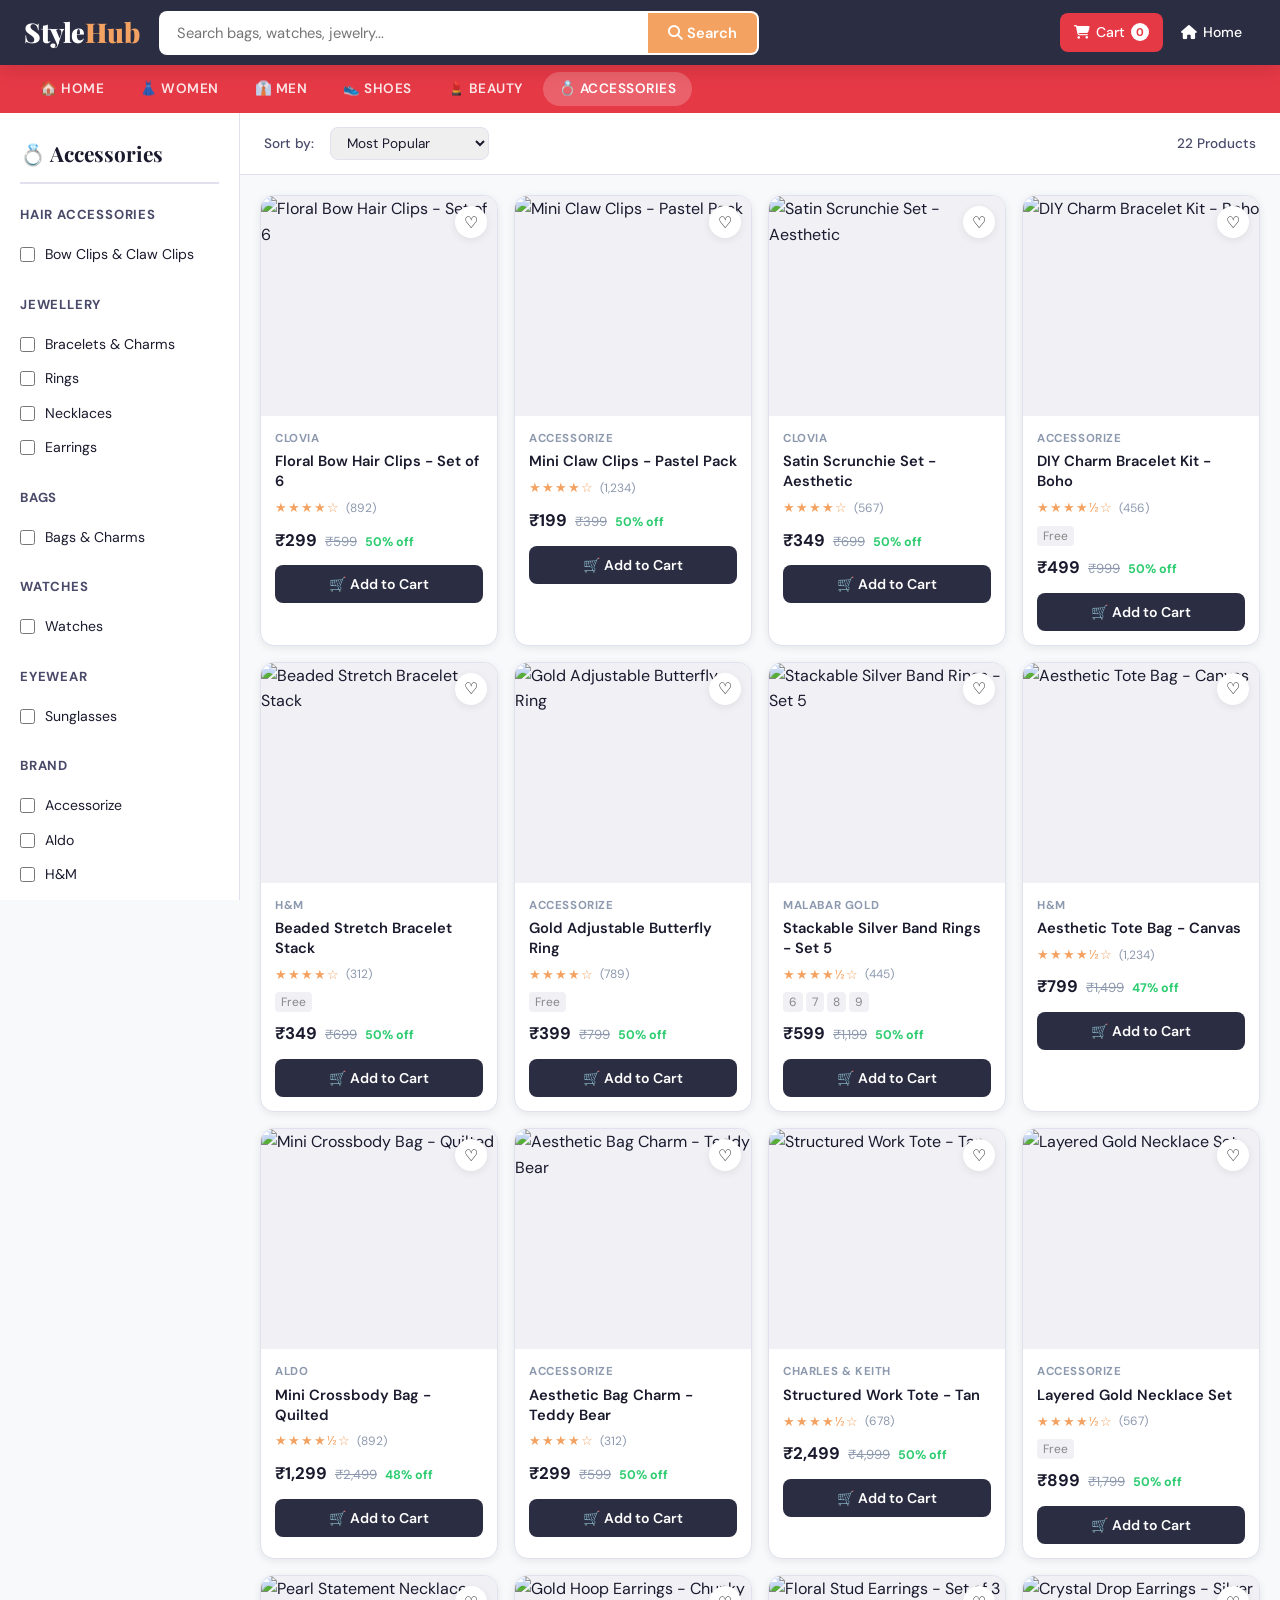
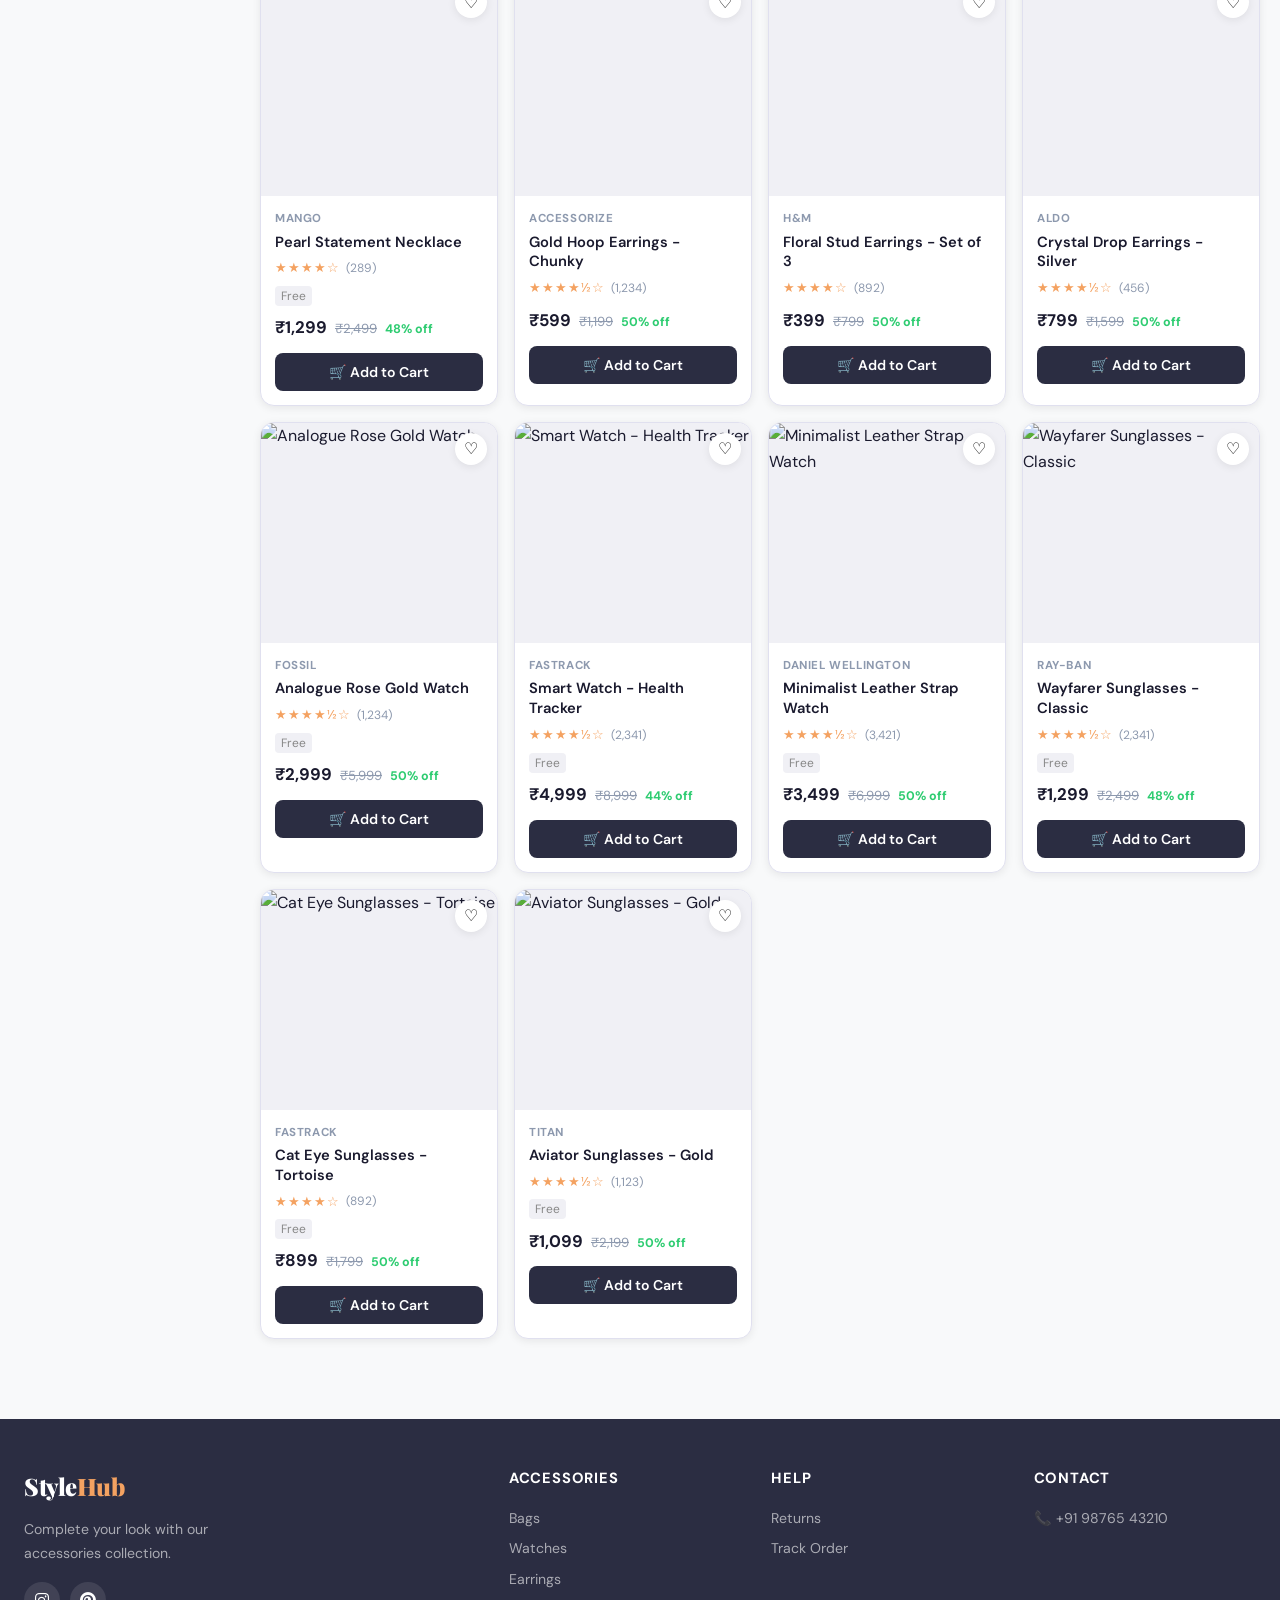
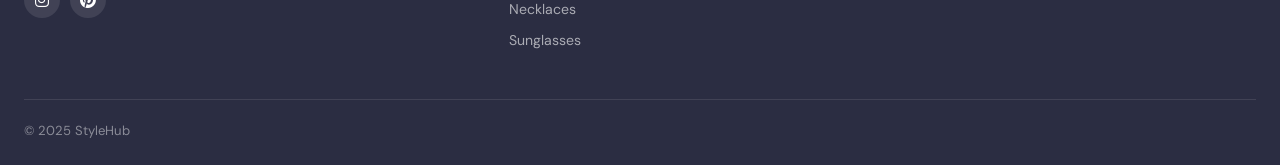
<file: accessories.html>
<!DOCTYPE html>
<html lang="en">
<head>
  <meta charset="UTF-8">
  <meta name="viewport" content="width=device-width, initial-scale=1.0">
  <title>Accessories – StyleHub</title>
  <link rel="stylesheet" href="style.css">
  <link rel="preconnect" href="https://fonts.googleapis.com">
  <link href="https://fonts.googleapis.com/css2?family=Playfair+Display:wght@400;700;900&family=DM+Sans:wght@300;400;500;600;700&display=swap" rel="stylesheet">
  <link rel="stylesheet" href="https://cdnjs.cloudflare.com/ajax/libs/font-awesome/6.5.0/css/all.min.css">
</head>
<body>

<nav class="navbar">
  <a href="index.html"><div class="logo">Style<span>Hub</span></div></a>
  <div class="search-box">
    <input type="text" placeholder="Search bags, watches, jewelry...">
    <button><i class="fas fa-search"></i> Search</button>
  </div>
  <ul class="nav-links">
    <li><a href="cart.html" class="cart-link"><i class="fas fa-shopping-cart"></i> <span>Cart</span> <span class="cart-count">0</span></a></li>
    <li><a href="index.html"><i class="fas fa-home"></i> <span>Home</span></a></li>
  </ul>
</nav>

<div class="category-menu">
  <a href="index.html">🏠 Home</a>
  <a href="women.html">👗 Women</a>
  <a href="men.html">👔 Men</a>
  <a href="shoes.html">👟 Shoes</a>
  <a href="beauty.html">💄 Beauty</a>
  <a href="accessories.html" class="active">💍 Accessories</a>
</div>

<button class="filters-toggle" onclick="toggleMobileFilters()">
  <i class="fas fa-sliders-h"></i> Filter & Sort
</button>
<div class="filter-overlay" onclick="toggleMobileFilters()"></div>

<section class="shop-layout">
  <div class="filters">
    <h2>💍 Accessories</h2>

    <div class="filter-group">
      <h4>Hair Accessories</h4>
      <label><input type="checkbox" class="filter-sub" value="hair"> Bow Clips & Claw Clips</label>
    </div>

    <div class="filter-group">
      <h4>Jewellery</h4>
      <label><input type="checkbox" class="filter-sub" value="bracelet"> Bracelets & Charms</label>
      <label><input type="checkbox" class="filter-sub" value="rings"> Rings</label>
      <label><input type="checkbox" class="filter-sub" value="necklace"> Necklaces</label>
      <label><input type="checkbox" class="filter-sub" value="earrings"> Earrings</label>
    </div>

    <div class="filter-group">
      <h4>Bags</h4>
      <label><input type="checkbox" class="filter-sub" value="bag"> Bags & Charms</label>
    </div>

    <div class="filter-group">
      <h4>Watches</h4>
      <label><input type="checkbox" class="filter-sub" value="watch"> Watches</label>
    </div>

    <div class="filter-group">
      <h4>Eyewear</h4>
      <label><input type="checkbox" class="filter-sub" value="sunglasses"> Sunglasses</label>
    </div>

    <div class="filter-group">
      <h4>Brand</h4>
      <label><input type="checkbox"> Accessorize</label>
      <label><input type="checkbox"> Aldo</label>
      <label><input type="checkbox"> H&M</label>
      <label><input type="checkbox"> Fossil</label>
      <label><input type="checkbox"> Fastrack</label>
      <label><input type="checkbox"> Ray-Ban</label>
      <label><input type="checkbox"> Mango</label>
      <label><input type="checkbox"> Charles & Keith</label>
    </div>

    <div class="filter-group">
      <h4>Price Range</h4>
      <div class="price-inputs">
        <input type="number" placeholder="Min ₹">
        <span>–</span>
        <input type="number" placeholder="Max ₹">
      </div>
    </div>
  </div>

  <div class="products-section">
    <div class="sort-bar">
      <span>Sort by:</span>
      <select id="sort-select">
        <option value="popular">Most Popular</option>
        <option value="price-low">Price: Low to High</option>
        <option value="price-high">Price: High to Low</option>
        <option value="rating">Highest Rated</option>
      </select>
      <span class="results-count" id="results-count"></span>
    </div>
    <div class="product-grid" id="products"></div>
  </div>
</section>

<footer>
  <div class="footer-grid">
    <div class="footer-brand">
      <div class="logo">Style<span style="color:var(--accent)">Hub</span></div>
      <p>Complete your look with our accessories collection.</p>
      <div class="social-links">
        <a href="#" class="social-link"><i class="fab fa-instagram"></i></a>
        <a href="#" class="social-link"><i class="fab fa-pinterest"></i></a>
      </div>
    </div>
    <div class="footer-col">
      <h4>Accessories</h4>
      <a href="#">Bags</a><a href="#">Watches</a><a href="#">Earrings</a>
      <a href="#">Necklaces</a><a href="#">Sunglasses</a>
    </div>
    <div class="footer-col">
      <h4>Help</h4>
      <a href="#">Returns</a><a href="#">Track Order</a>
    </div>
    <div class="footer-col">
      <h4>Contact</h4>
      <p>📞 +91 98765 43210</p>
    </div>
  </div>
  <div class="footer-bottom"><span>© 2025 StyleHub</span></div>
</footer>

<script src="script.js"></script>
<script>
  displayProducts("accessories");
  setupFilters("accessories");
</script>
</body>
</html>
</file>
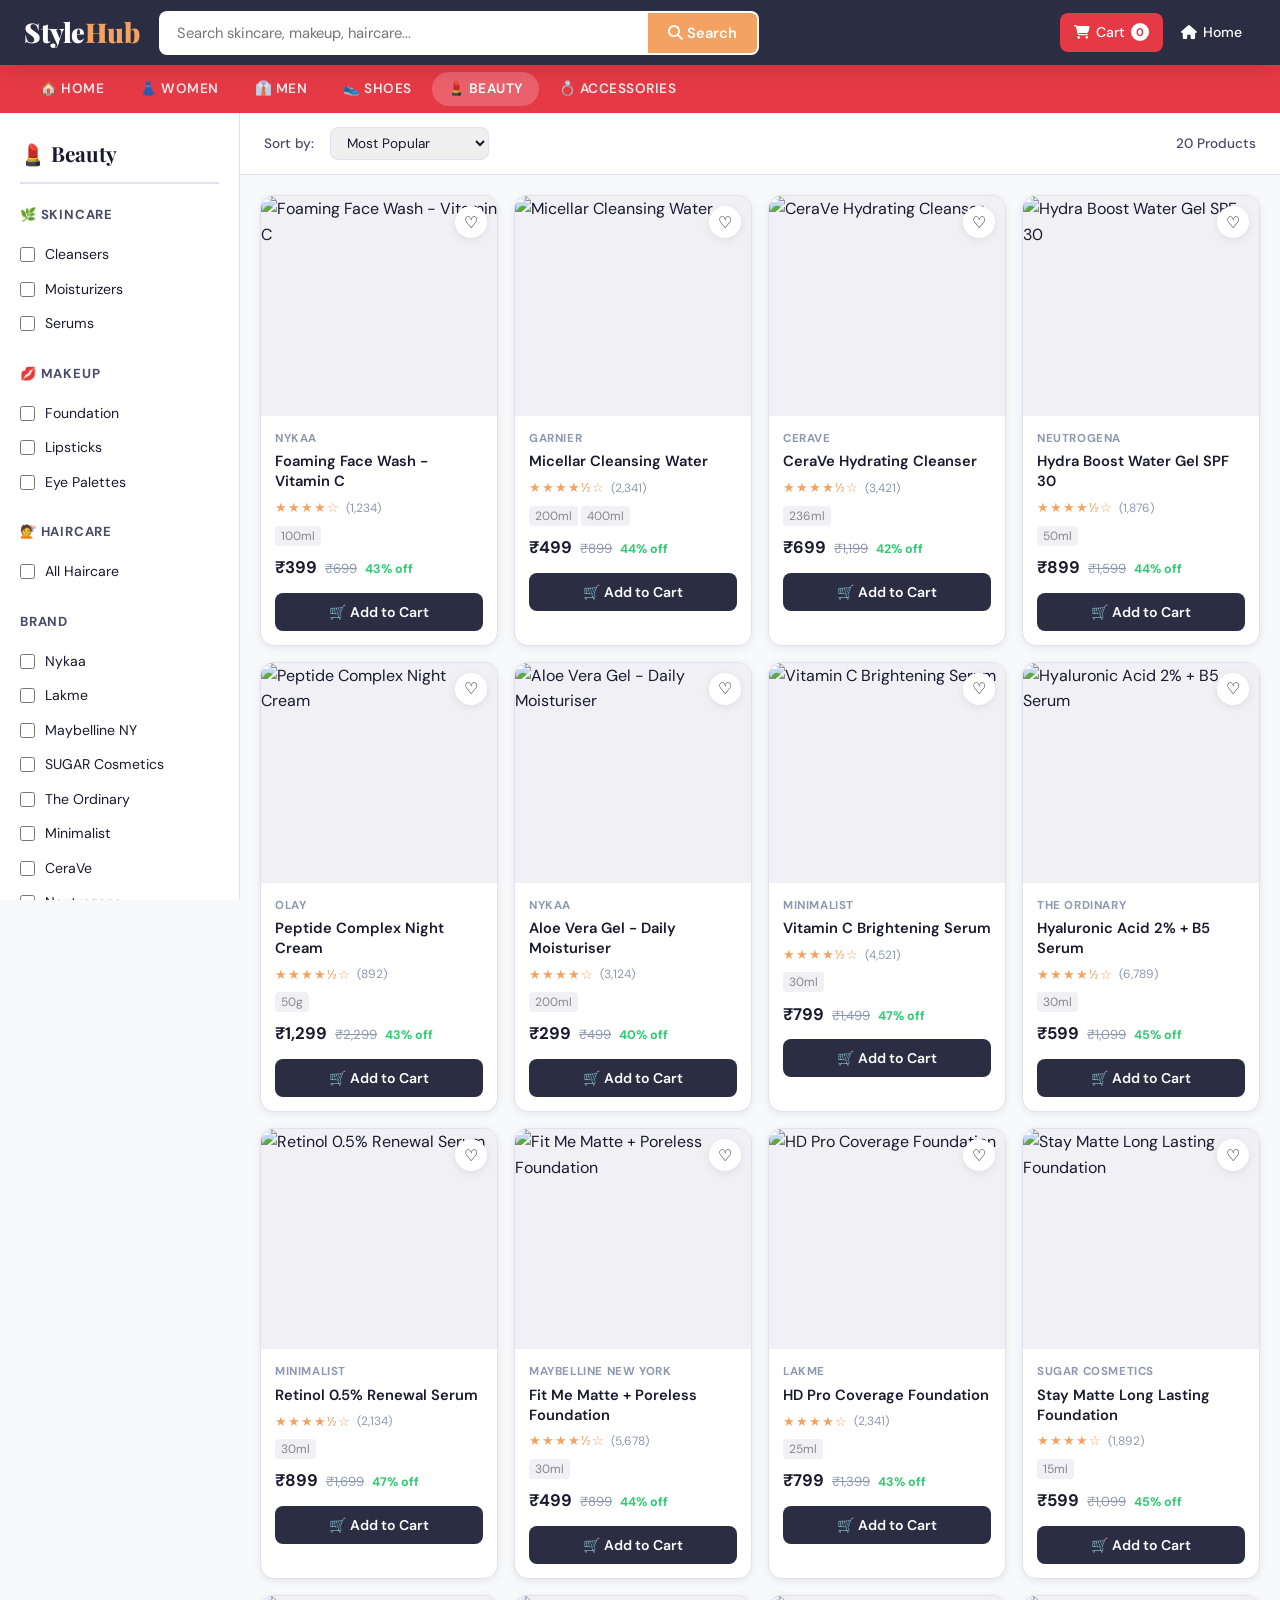
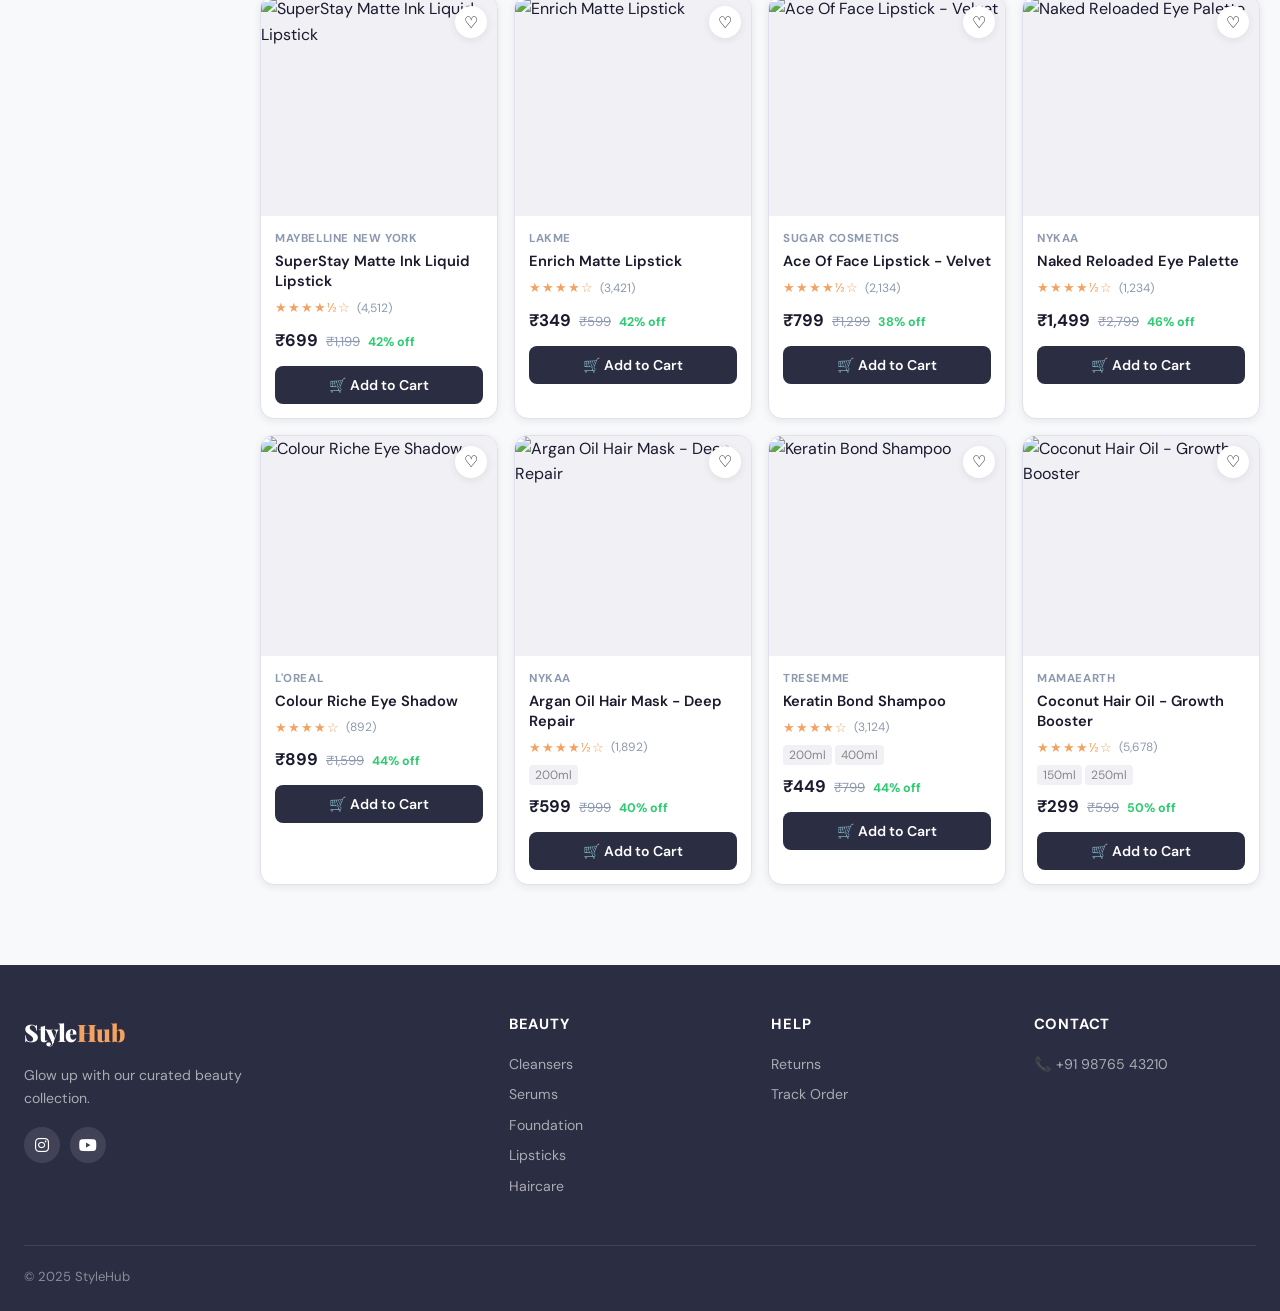
<file: beauty.html>
<!DOCTYPE html>
<html lang="en">
<head>
  <meta charset="UTF-8">
  <meta name="viewport" content="width=device-width, initial-scale=1.0">
  <title>Beauty – StyleHub</title>
  <link rel="stylesheet" href="style.css">
  <link rel="preconnect" href="https://fonts.googleapis.com">
  <link href="https://fonts.googleapis.com/css2?family=Playfair+Display:wght@400;700;900&family=DM+Sans:wght@300;400;500;600;700&display=swap" rel="stylesheet">
  <link rel="stylesheet" href="https://cdnjs.cloudflare.com/ajax/libs/font-awesome/6.5.0/css/all.min.css">
</head>
<body>

<nav class="navbar">
  <a href="index.html"><div class="logo">Style<span>Hub</span></div></a>
  <div class="search-box">
    <input type="text" placeholder="Search skincare, makeup, haircare...">
    <button><i class="fas fa-search"></i> Search</button>
  </div>
  <ul class="nav-links">
    <li><a href="cart.html" class="cart-link"><i class="fas fa-shopping-cart"></i> <span>Cart</span> <span class="cart-count">0</span></a></li>
    <li><a href="index.html"><i class="fas fa-home"></i> <span>Home</span></a></li>
  </ul>
</nav>

<div class="category-menu">
  <a href="index.html">🏠 Home</a>
  <a href="women.html">👗 Women</a>
  <a href="men.html">👔 Men</a>
  <a href="shoes.html">👟 Shoes</a>
  <a href="beauty.html" class="active">💄 Beauty</a>
  <a href="accessories.html">💍 Accessories</a>
</div>

<button class="filters-toggle" onclick="toggleMobileFilters()">
  <i class="fas fa-sliders-h"></i> Filter & Sort
</button>
<div class="filter-overlay" onclick="toggleMobileFilters()"></div>

<section class="shop-layout">
  <div class="filters">
    <h2>💄 Beauty</h2>

    <!-- SKINCARE -->
    <div class="filter-group">
      <h4>🌿 Skincare</h4>
      <label><input type="checkbox" class="filter-sub" value="cleanser"> Cleansers</label>
      <label><input type="checkbox" class="filter-sub" value="moisturizer"> Moisturizers</label>
      <label><input type="checkbox" class="filter-sub" value="serum"> Serums</label>
    </div>

    <!-- MAKEUP -->
    <div class="filter-group">
      <h4>💋 Makeup</h4>
      <label><input type="checkbox" class="filter-sub" value="foundation"> Foundation</label>
      <label><input type="checkbox" class="filter-sub" value="lipstick"> Lipsticks</label>
      <label><input type="checkbox" class="filter-sub" value="eyepalette"> Eye Palettes</label>
    </div>

    <!-- HAIRCARE -->
    <div class="filter-group">
      <h4>💇 Haircare</h4>
      <label><input type="checkbox" class="filter-sub" value="haircare"> All Haircare</label>
    </div>

    <!-- BRANDS -->
    <div class="filter-group">
      <h4>Brand</h4>
      <label><input type="checkbox"> Nykaa</label>
      <label><input type="checkbox"> Lakme</label>
      <label><input type="checkbox"> Maybelline NY</label>
      <label><input type="checkbox"> SUGAR Cosmetics</label>
      <label><input type="checkbox"> The Ordinary</label>
      <label><input type="checkbox"> Minimalist</label>
      <label><input type="checkbox"> CeraVe</label>
      <label><input type="checkbox"> Neutrogena</label>
      <label><input type="checkbox"> Garnier</label>
      <label><input type="checkbox"> L'Oreal</label>
      <label><input type="checkbox"> Mamaearth</label>
    </div>

    <div class="filter-group">
      <h4>Price Range</h4>
      <div class="price-inputs">
        <input type="number" placeholder="Min ₹">
        <span>–</span>
        <input type="number" placeholder="Max ₹">
      </div>
    </div>
  </div>

  <div class="products-section">
    <div class="sort-bar">
      <span>Sort by:</span>
      <select id="sort-select">
        <option value="popular">Most Popular</option>
        <option value="price-low">Price: Low to High</option>
        <option value="price-high">Price: High to Low</option>
        <option value="rating">Highest Rated</option>
      </select>
      <span class="results-count" id="results-count"></span>
    </div>
    <div class="product-grid" id="products"></div>
  </div>
</section>

<footer>
  <div class="footer-grid">
    <div class="footer-brand">
      <div class="logo">Style<span style="color:var(--accent)">Hub</span></div>
      <p>Glow up with our curated beauty collection.</p>
      <div class="social-links">
        <a href="#" class="social-link"><i class="fab fa-instagram"></i></a>
        <a href="#" class="social-link"><i class="fab fa-youtube"></i></a>
      </div>
    </div>
    <div class="footer-col">
      <h4>Beauty</h4>
      <a href="#">Cleansers</a><a href="#">Serums</a><a href="#">Foundation</a>
      <a href="#">Lipsticks</a><a href="#">Haircare</a>
    </div>
    <div class="footer-col">
      <h4>Help</h4>
      <a href="#">Returns</a><a href="#">Track Order</a>
    </div>
    <div class="footer-col">
      <h4>Contact</h4>
      <p>📞 +91 98765 43210</p>
    </div>
  </div>
  <div class="footer-bottom"><span>© 2025 StyleHub</span></div>
</footer>

<script src="script.js"></script>
<script>
  displayProducts("beauty");
  setupFilters("beauty");
</script>
</body>
</html>
</file>
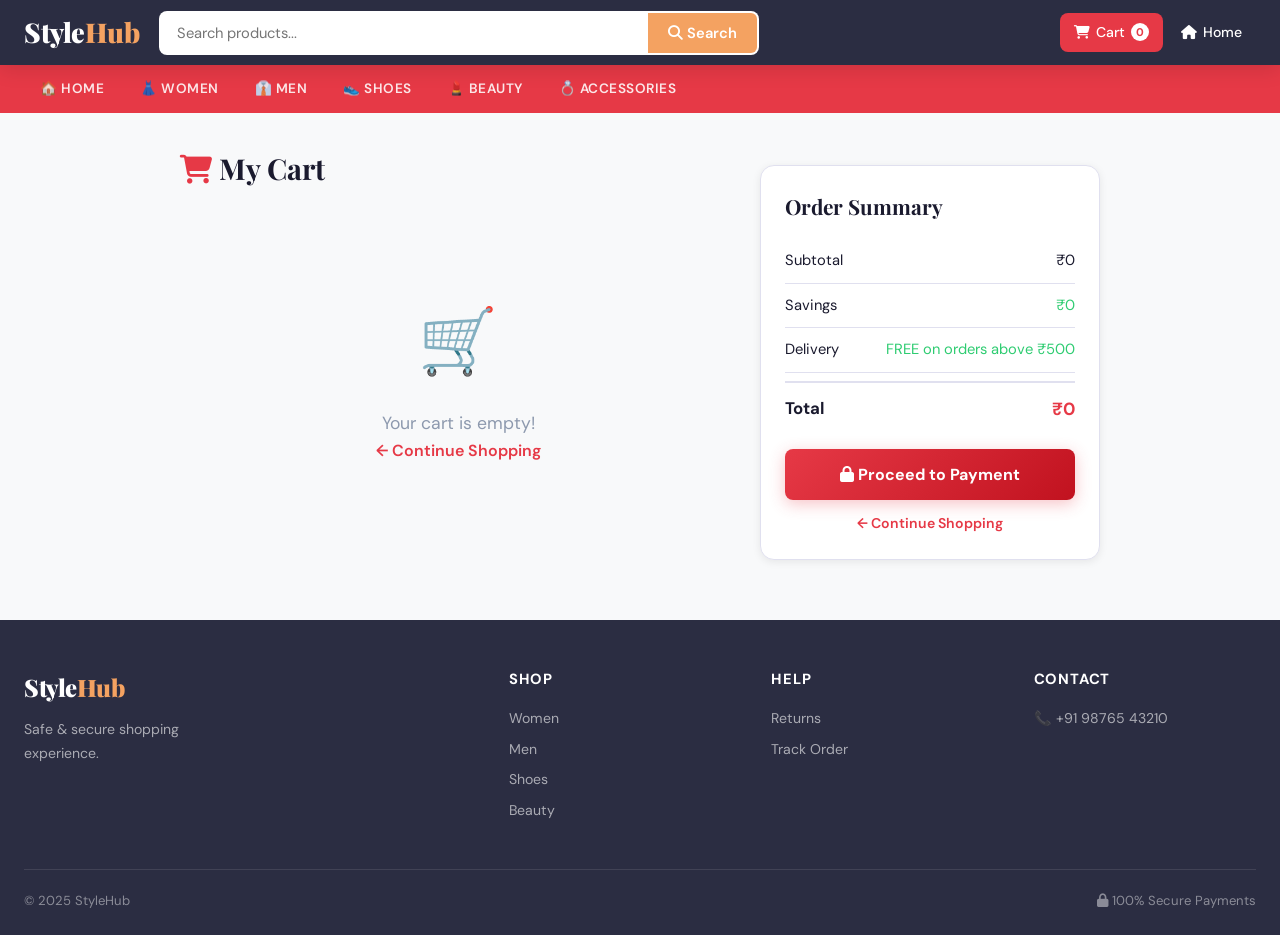
<file: cart.html>
<!DOCTYPE html>
<html lang="en">
<head>
  <meta charset="UTF-8">
  <meta name="viewport" content="width=device-width, initial-scale=1.0">
  <title>My Cart – StyleHub</title>
  <link rel="stylesheet" href="style.css">
  <link rel="preconnect" href="https://fonts.googleapis.com">
  <link href="https://fonts.googleapis.com/css2?family=Playfair+Display:wght@400;700;900&family=DM+Sans:wght@300;400;500;600;700&display=swap" rel="stylesheet">
  <link rel="stylesheet" href="https://cdnjs.cloudflare.com/ajax/libs/font-awesome/6.5.0/css/all.min.css">
</head>
<body>

<nav class="navbar">
  <a href="index.html"><div class="logo">Style<span>Hub</span></div></a>
  <div class="search-box">
    <input type="text" placeholder="Search products...">
    <button><i class="fas fa-search"></i> Search</button>
  </div>
  <ul class="nav-links">
    <li><a href="cart.html" class="cart-link"><i class="fas fa-shopping-cart"></i> <span>Cart</span> <span class="cart-count">0</span></a></li>
    <li><a href="index.html"><i class="fas fa-home"></i> <span>Home</span></a></li>
  </ul>
</nav>

<div class="category-menu">
  <a href="index.html">🏠 Home</a>
  <a href="women.html">👗 Women</a>
  <a href="men.html">👔 Men</a>
  <a href="shoes.html">👟 Shoes</a>
  <a href="beauty.html">💄 Beauty</a>
  <a href="accessories.html">💍 Accessories</a>
</div>

<div style="max-width:960px;margin:32px auto;padding:0 20px;display:grid;grid-template-columns:1fr 340px;gap:24px;align-items:start;">

  <!-- LEFT: CART ITEMS -->
  <div>
    <h1 style="font-family:'Playfair Display',serif;font-size:1.8rem;margin-bottom:20px;">
      <i class="fas fa-shopping-cart" style="color:var(--primary);"></i> My Cart
    </h1>
    <div id="cart-items"></div>
  </div>

  <!-- RIGHT: ORDER SUMMARY -->
  <div class="cart-summary" style="position:sticky;top:120px;">
    <h2>Order Summary</h2>
    <div class="summary-row">
      <span>Subtotal</span>
      <span id="cart-subtotal">₹0</span>
    </div>
    <div class="summary-row">
      <span>Savings</span>
      <span id="cart-discount" style="color:#2ecc71;">₹0</span>
    </div>
    <div class="summary-row">
      <span>Delivery</span>
      <span style="color:#2ecc71;">FREE on orders above ₹500</span>
    </div>
    <div class="summary-row" style="font-weight:700;font-size:1.05rem;border-top:2px solid var(--border);margin-top:8px;padding-top:12px;">
      <span>Total</span>
      <span id="cart-total-amount" class="summary-total">₹0</span>
    </div>
    <a href="payment.html"><button class="pay-btn">
      <i class="fas fa-lock"></i> Proceed to Payment
    </button></a>
    <a href="index.html" style="display:block;text-align:center;margin-top:12px;font-size:0.88rem;color:var(--primary);font-weight:600;">
      ← Continue Shopping
    </a>
  </div>

</div>

<footer>
  <div class="footer-grid">
    <div class="footer-brand">
      <div class="logo">Style<span style="color:var(--accent)">Hub</span></div>
      <p>Safe & secure shopping experience.</p>
    </div>
    <div class="footer-col">
      <h4>Shop</h4>
      <a href="women.html">Women</a><a href="men.html">Men</a>
      <a href="shoes.html">Shoes</a><a href="beauty.html">Beauty</a>
    </div>
    <div class="footer-col">
      <h4>Help</h4>
      <a href="#">Returns</a><a href="#">Track Order</a>
    </div>
    <div class="footer-col">
      <h4>Contact</h4>
      <p>📞 +91 98765 43210</p>
    </div>
  </div>
  <div class="footer-bottom"><span>© 2025 StyleHub</span><span><i class="fas fa-lock"></i> 100% Secure Payments</span></div>
</footer>

<style>
  @media(max-width:720px){
    div[style*="grid-template-columns"]{display:block !important;}
    .cart-summary{position:static;margin-top:20px;}
  }
</style>

<script src="script.js"></script>
<script>
  document.addEventListener('DOMContentLoaded', renderCart);
</script>
</body>
</html>
</file>
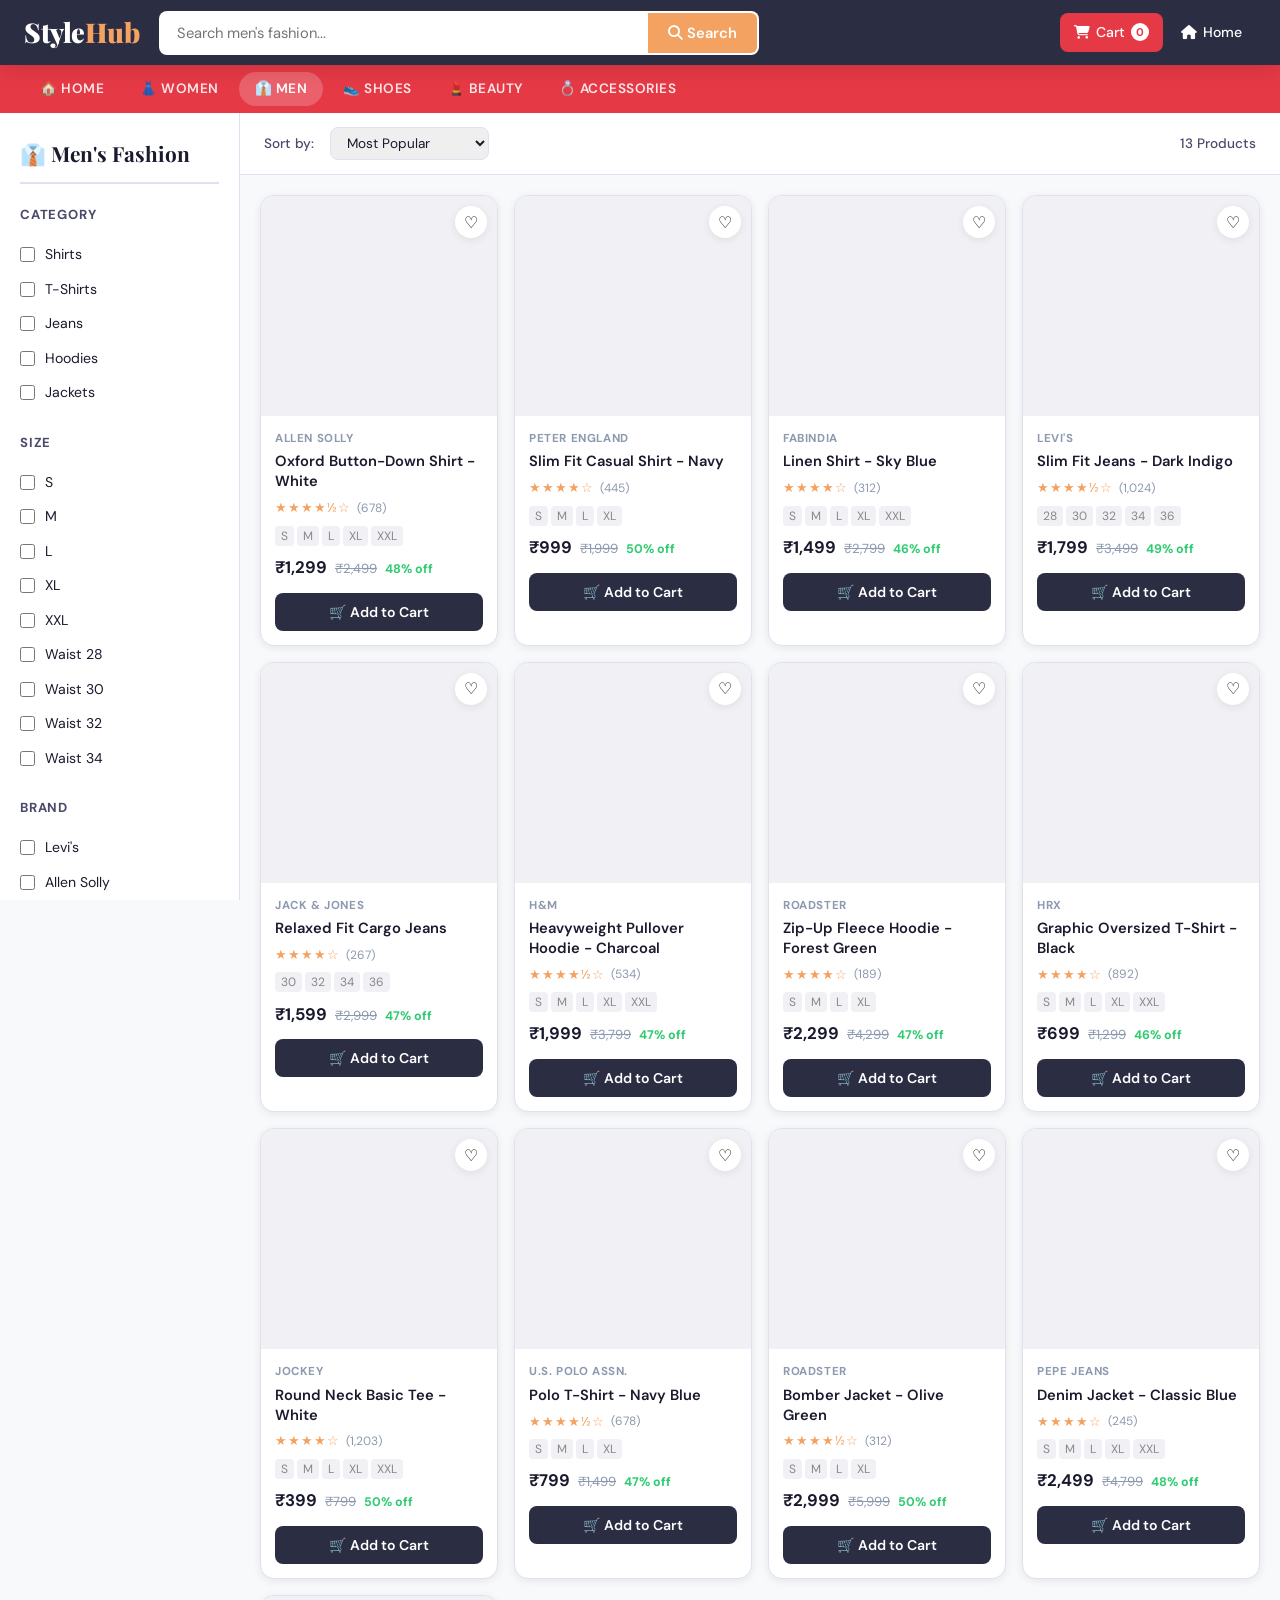
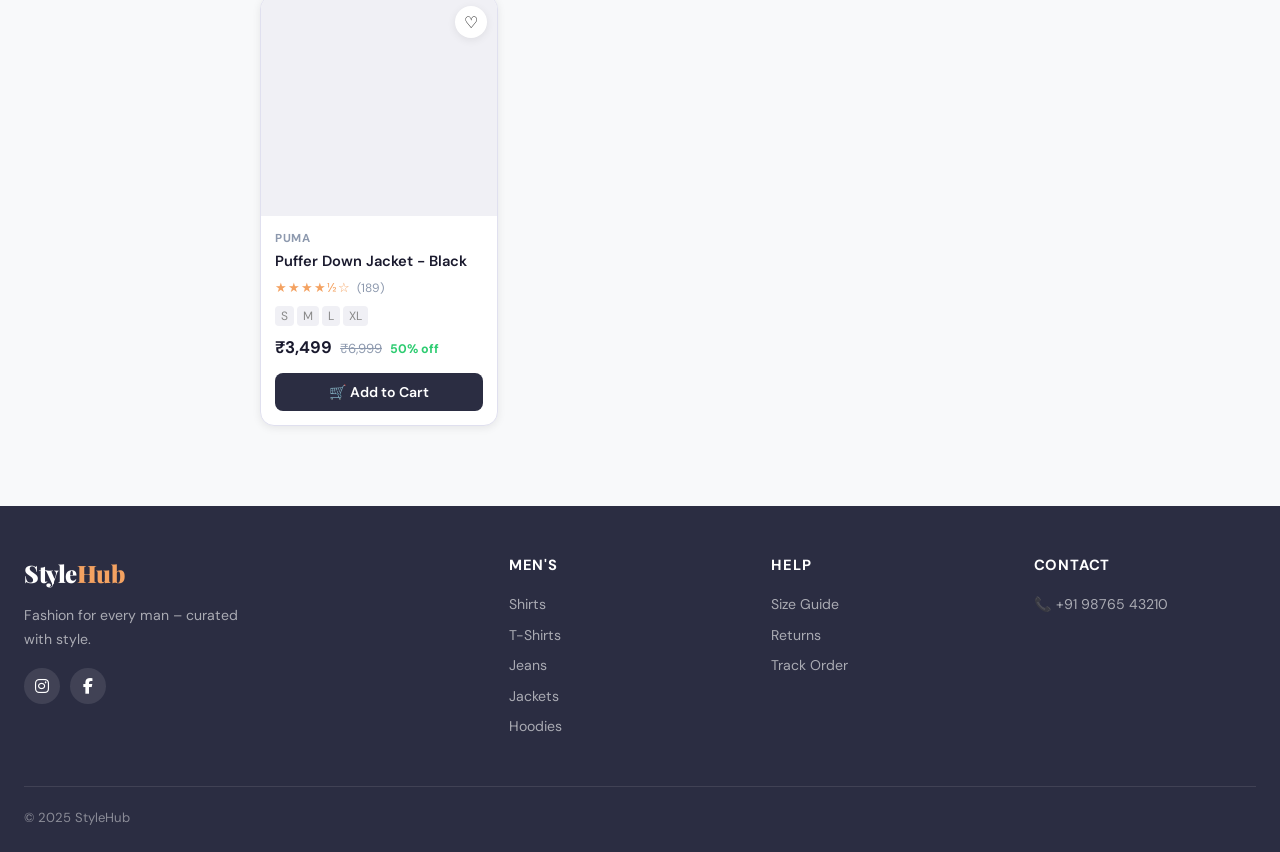
<file: men.html>
<!DOCTYPE html>
<html lang="en">
<head>
  <meta charset="UTF-8">
  <meta name="viewport" content="width=device-width, initial-scale=1.0">
  <title>Men's Fashion – StyleHub</title>
  <link rel="stylesheet" href="style.css">
  <link rel="preconnect" href="https://fonts.googleapis.com">
  <link href="https://fonts.googleapis.com/css2?family=Playfair+Display:wght@400;700;900&family=DM+Sans:wght@300;400;500;600;700&display=swap" rel="stylesheet">
  <link rel="stylesheet" href="https://cdnjs.cloudflare.com/ajax/libs/font-awesome/6.5.0/css/all.min.css">
</head>
<body>

<nav class="navbar">
  <a href="index.html"><div class="logo">Style<span>Hub</span></div></a>
  <div class="search-box">
    <input type="text" placeholder="Search men's fashion...">
    <button><i class="fas fa-search"></i> Search</button>
  </div>
  <ul class="nav-links">
    <li><a href="cart.html" class="cart-link"><i class="fas fa-shopping-cart"></i> <span>Cart</span> <span class="cart-count">0</span></a></li>
    <li><a href="index.html"><i class="fas fa-home"></i> <span>Home</span></a></li>
  </ul>
</nav>

<div class="category-menu">
  <a href="index.html">🏠 Home</a>
  <a href="women.html">👗 Women</a>
  <a href="men.html" class="active">👔 Men</a>
  <a href="shoes.html">👟 Shoes</a>
  <a href="beauty.html">💄 Beauty</a>
  <a href="accessories.html">💍 Accessories</a>
</div>

<button class="filters-toggle" onclick="toggleMobileFilters()">
  <i class="fas fa-sliders-h"></i> Filter & Sort
</button>
<div class="filter-overlay" onclick="toggleMobileFilters()"></div>

<section class="shop-layout">
  <div class="filters">
    <h2>👔 Men's Fashion</h2>

    <div class="filter-group">
      <h4>Category</h4>
      <label><input type="checkbox" class="filter-sub" value="shirt"> Shirts</label>
      <label><input type="checkbox" class="filter-sub" value="tshirt"> T-Shirts</label>
      <label><input type="checkbox" class="filter-sub" value="jeans"> Jeans</label>
      <label><input type="checkbox" class="filter-sub" value="hoodie"> Hoodies</label>
      <label><input type="checkbox" class="filter-sub" value="jacket"> Jackets</label>
    </div>

    <div class="filter-group">
      <h4>Size</h4>
      <label><input type="checkbox" class="filter-size" value="S"> S</label>
      <label><input type="checkbox" class="filter-size" value="M"> M</label>
      <label><input type="checkbox" class="filter-size" value="L"> L</label>
      <label><input type="checkbox" class="filter-size" value="XL"> XL</label>
      <label><input type="checkbox" class="filter-size" value="XXL"> XXL</label>
      <label><input type="checkbox" class="filter-size" value="28"> Waist 28</label>
      <label><input type="checkbox" class="filter-size" value="30"> Waist 30</label>
      <label><input type="checkbox" class="filter-size" value="32"> Waist 32</label>
      <label><input type="checkbox" class="filter-size" value="34"> Waist 34</label>
    </div>

    <div class="filter-group">
      <h4>Brand</h4>
      <label><input type="checkbox"> Levi's</label>
      <label><input type="checkbox"> Allen Solly</label>
      <label><input type="checkbox"> Peter England</label>
      <label><input type="checkbox"> H&M</label>
      <label><input type="checkbox"> Pepe Jeans</label>
      <label><input type="checkbox"> U.S. Polo</label>
      <label><input type="checkbox"> HRX</label>
    </div>

    <div class="filter-group">
      <h4>Price Range</h4>
      <div class="price-inputs">
        <input type="number" placeholder="Min ₹">
        <span>–</span>
        <input type="number" placeholder="Max ₹">
      </div>
    </div>
  </div>

  <div class="products-section">
    <div class="sort-bar">
      <span>Sort by:</span>
      <select id="sort-select">
        <option value="popular">Most Popular</option>
        <option value="price-low">Price: Low to High</option>
        <option value="price-high">Price: High to Low</option>
        <option value="rating">Highest Rated</option>
      </select>
      <span class="results-count" id="results-count"></span>
    </div>
    <div class="product-grid" id="products"></div>
  </div>
</section>

<footer>
  <div class="footer-grid">
    <div class="footer-brand">
      <div class="logo">Style<span style="color:var(--accent)">Hub</span></div>
      <p>Fashion for every man – curated with style.</p>
      <div class="social-links">
        <a href="#" class="social-link"><i class="fab fa-instagram"></i></a>
        <a href="#" class="social-link"><i class="fab fa-facebook-f"></i></a>
      </div>
    </div>
    <div class="footer-col">
      <h4>Men's</h4>
      <a href="#">Shirts</a><a href="#">T-Shirts</a><a href="#">Jeans</a>
      <a href="#">Jackets</a><a href="#">Hoodies</a>
    </div>
    <div class="footer-col">
      <h4>Help</h4>
      <a href="#">Size Guide</a><a href="#">Returns</a><a href="#">Track Order</a>
    </div>
    <div class="footer-col">
      <h4>Contact</h4>
      <p>📞 +91 98765 43210</p>
    </div>
  </div>
  <div class="footer-bottom"><span>© 2025 StyleHub</span></div>
</footer>

<script src="script.js"></script>
<script>
  displayProducts("men");
  setupFilters("men");
</script>
</body>
</html>
</file>
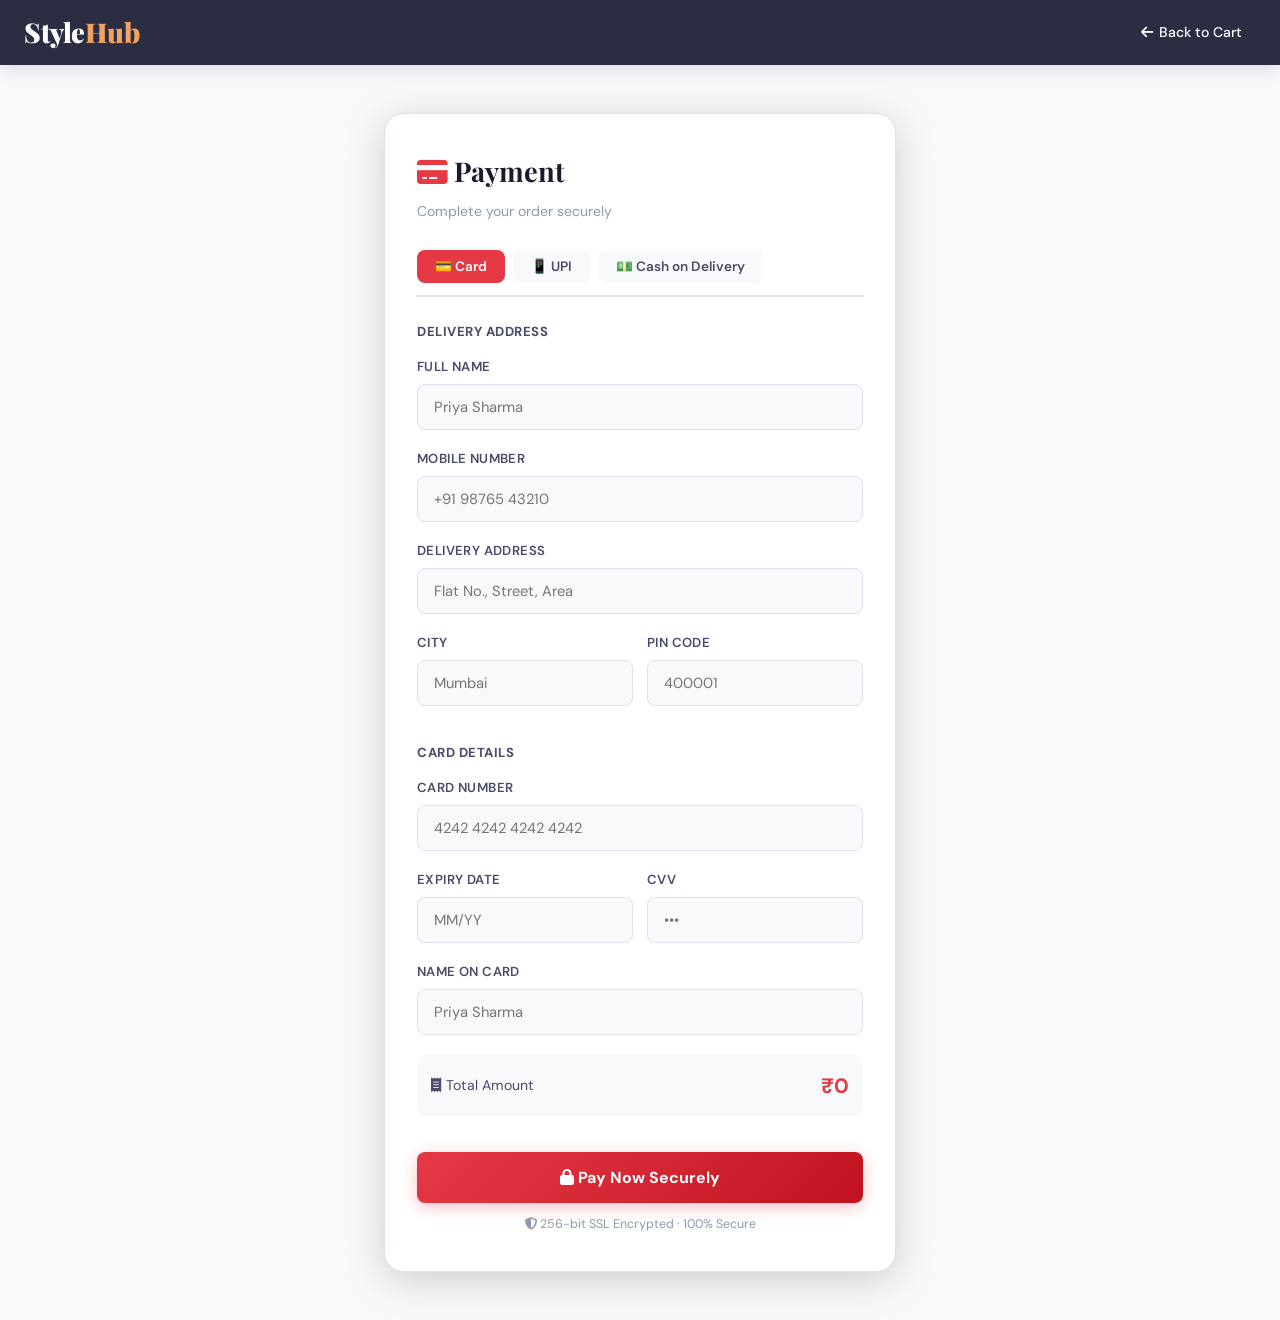
<file: payment.html>
<!DOCTYPE html>
<html lang="en">
<head>
  <meta charset="UTF-8">
  <meta name="viewport" content="width=device-width, initial-scale=1.0">
  <title>Payment – StyleHub</title>
  <link rel="stylesheet" href="style.css">
  <link rel="preconnect" href="https://fonts.googleapis.com">
  <link href="https://fonts.googleapis.com/css2?family=Playfair+Display:wght@400;700;900&family=DM+Sans:wght@300;400;500;600;700&display=swap" rel="stylesheet">
  <link rel="stylesheet" href="https://cdnjs.cloudflare.com/ajax/libs/font-awesome/6.5.0/css/all.min.css">
</head>
<body style="background:var(--light-bg);">

<nav class="navbar">
  <a href="index.html"><div class="logo">Style<span>Hub</span></div></a>
  <ul class="nav-links" style="margin-left:auto;">
    <li><a href="cart.html"><i class="fas fa-arrow-left"></i> Back to Cart</a></li>
  </ul>
</nav>

<div class="payment-page">
  <div class="payment-box">
    <h1><i class="fas fa-credit-card" style="color:var(--primary);"></i> Payment</h1>
    <p class="subtitle">Complete your order securely</p>

    <!-- Payment Method Tabs -->
    <div class="payment-tabs">
      <button class="tab-btn active" onclick="switchTab(this,'card')">💳 Card</button>
      <button class="tab-btn" onclick="switchTab(this,'upi')">📱 UPI</button>
      <button class="tab-btn" onclick="switchTab(this,'cod')">💵 Cash on Delivery</button>
    </div>

    <!-- CARD PAYMENT -->
    <div id="tab-card">
      <!-- Delivery Address -->
      <p style="font-size:0.82rem;font-weight:700;text-transform:uppercase;letter-spacing:0.5px;color:var(--text-medium);margin-bottom:14px;">Delivery Address</p>
      <div class="form-group">
        <label>Full Name</label>
        <input type="text" placeholder="Priya Sharma" id="name">
      </div>
      <div class="form-group">
        <label>Mobile Number</label>
        <input type="tel" placeholder="+91 98765 43210" id="mobile">
      </div>
      <div class="form-group">
        <label>Delivery Address</label>
        <input type="text" placeholder="Flat No., Street, Area" id="address">
      </div>
      <div class="form-row">
        <div class="form-group">
          <label>City</label>
          <input type="text" placeholder="Mumbai">
        </div>
        <div class="form-group">
          <label>PIN Code</label>
          <input type="text" placeholder="400001">
        </div>
      </div>

      <!-- Card Details -->
      <p style="font-size:0.82rem;font-weight:700;text-transform:uppercase;letter-spacing:0.5px;color:var(--text-medium);margin:18px 0 14px;">Card Details</p>
      <div class="form-group">
        <label>Card Number</label>
        <input type="text" placeholder="4242 4242 4242 4242" id="card-num" maxlength="19" oninput="formatCard(this)">
      </div>
      <div class="form-row">
        <div class="form-group">
          <label>Expiry Date</label>
          <input type="text" placeholder="MM/YY" maxlength="5">
        </div>
        <div class="form-group">
          <label>CVV</label>
          <input type="password" placeholder="•••" maxlength="3">
        </div>
      </div>
      <div class="form-group">
        <label>Name on Card</label>
        <input type="text" placeholder="Priya Sharma">
      </div>
    </div>

    <!-- UPI PAYMENT -->
    <div id="tab-upi" style="display:none;">
      <div class="form-group">
        <label>UPI ID</label>
        <input type="text" placeholder="yourname@upi">
      </div>
      <p style="font-size:0.85rem;color:var(--text-light);text-align:center;margin:16px 0;">
        Supports GooglePay, PhonePe, Paytm, BHIM UPI
      </p>
      <div style="display:flex;justify-content:center;gap:16px;font-size:2rem;margin:16px 0;">
        <span title="Google Pay">🟢</span>
        <span title="PhonePe">🟣</span>
        <span title="Paytm">🔵</span>
        <span title="BHIM">🟠</span>
      </div>
    </div>

    <!-- COD -->
    <div id="tab-cod" style="display:none;text-align:center;padding:20px 0;">
      <div style="font-size:3rem;margin-bottom:12px;">💵</div>
      <p style="color:var(--text-medium);font-size:0.92rem;">Pay with cash when your order arrives at your doorstep.</p>
      <p style="color:var(--text-light);font-size:0.82rem;margin-top:8px;">Available for orders up to ₹5,000</p>
      <div class="form-group" style="margin-top:20px;">
        <label>Full Name</label>
        <input type="text" placeholder="Priya Sharma">
      </div>
      <div class="form-group">
        <label>Delivery Address</label>
        <input type="text" placeholder="Your complete address">
      </div>
    </div>

    <!-- Amount to Pay -->
    <div class="payment-amount">
      <span class="amount-label"><i class="fas fa-receipt"></i> Total Amount</span>
      <span class="amount-value" id="pay-amount">₹0</span>
    </div>

    <button class="pay-btn" onclick="handlePayment()">
      <i class="fas fa-lock"></i> Pay Now Securely
    </button>

    <p style="text-align:center;font-size:0.78rem;color:var(--text-light);margin-top:12px;">
      <i class="fas fa-shield-alt"></i> 256-bit SSL Encrypted · 100% Secure
    </p>
  </div>
</div>

<script src="script.js"></script>
<script>
  // Show saved total
  document.addEventListener('DOMContentLoaded', () => {
    const total = localStorage.getItem('stylehub_total') || 0;
    const amountEl = document.getElementById('pay-amount');
    if (amountEl) amountEl.textContent = `₹${Number(total).toLocaleString()}`;
  });

  function formatCard(input) {
    let v = input.value.replace(/\D/g, '').substring(0, 16);
    input.value = v.replace(/(.{4})/g, '$1 ').trim();
  }

  function switchTab(btn, tab) {
    document.querySelectorAll('.tab-btn').forEach(b => b.classList.remove('active'));
    btn.classList.add('active');
    ['card','upi','cod'].forEach(t => {
      const el = document.getElementById('tab-' + t);
      if (el) el.style.display = t === tab ? 'block' : 'none';
    });
  }

  function handlePayment() {
    const name = document.getElementById('name') || document.querySelector('input[placeholder="Priya Sharma"]');
    if (name && !name.value.trim()) {
      showToast('Please fill in your details', 'error');
      name.focus();
      return;
    }
    paymentSuccess();
  }
</script>
</body>
</html>
</file>
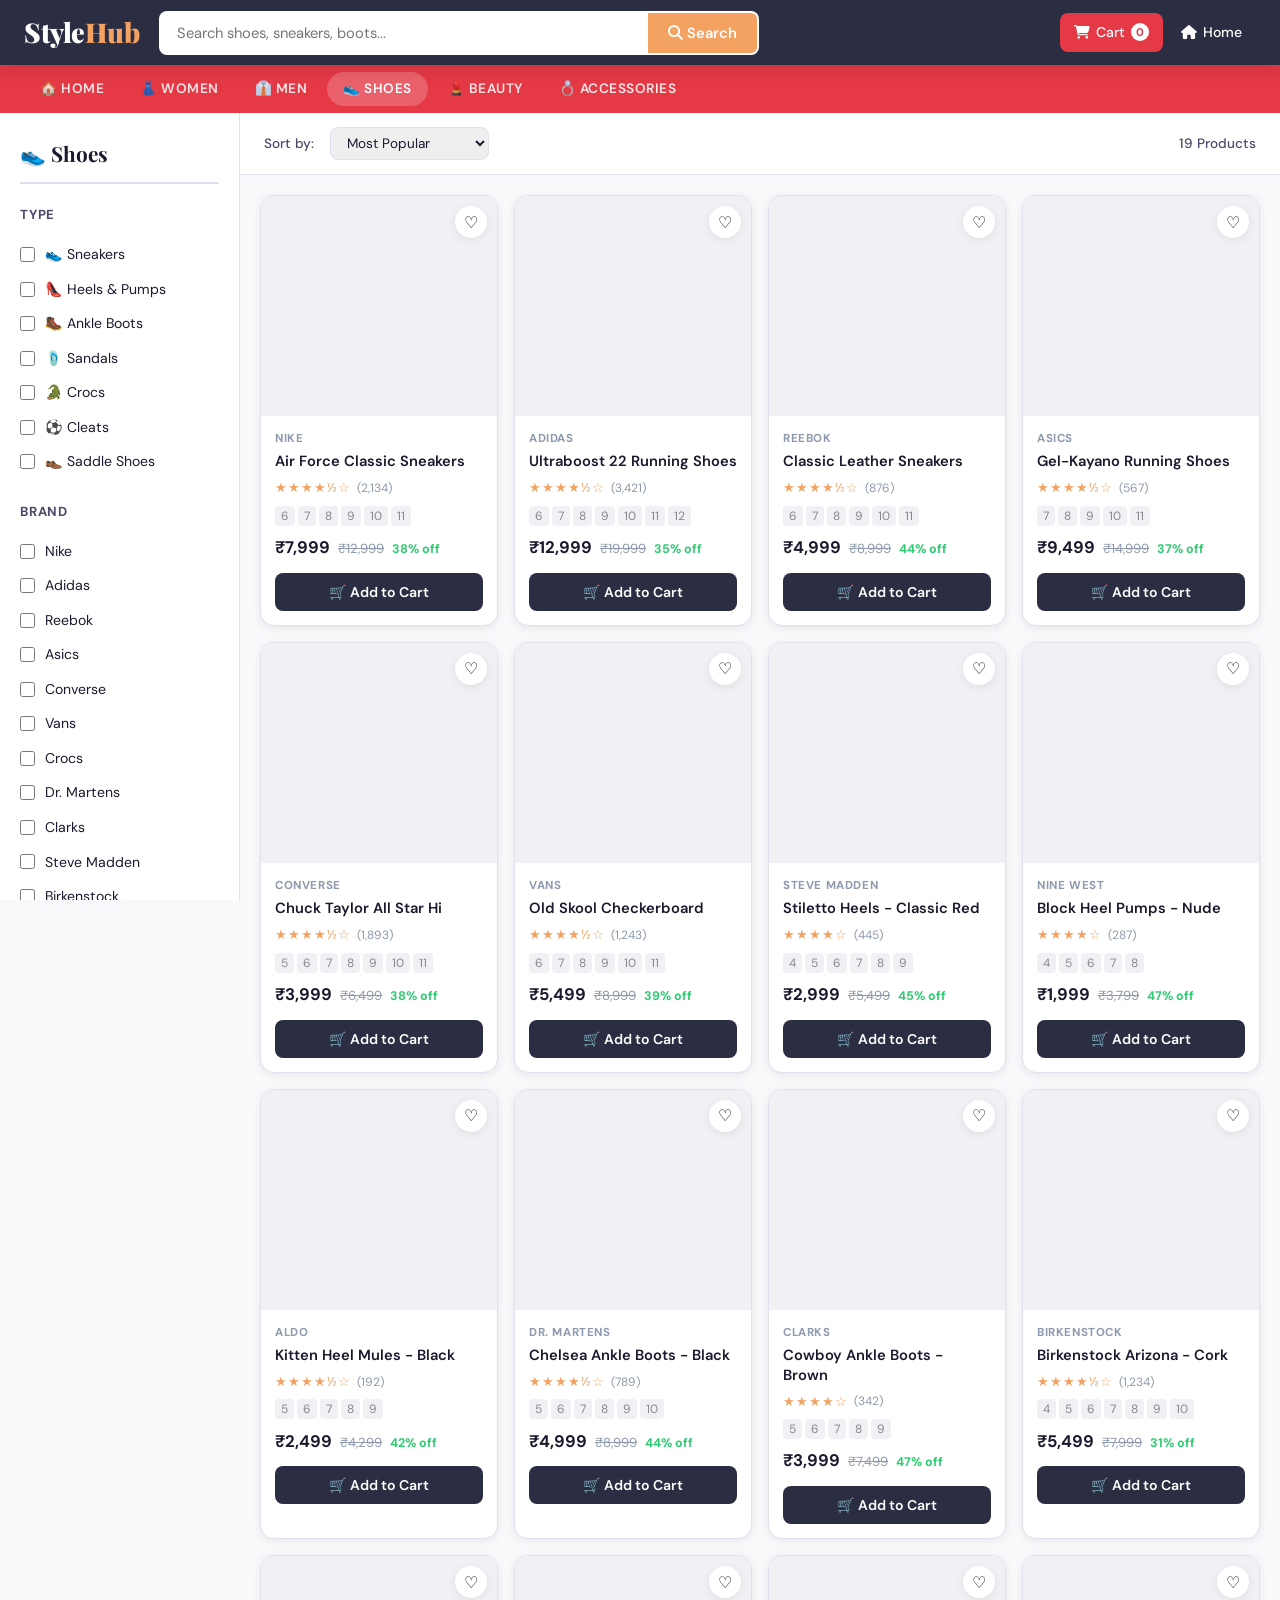
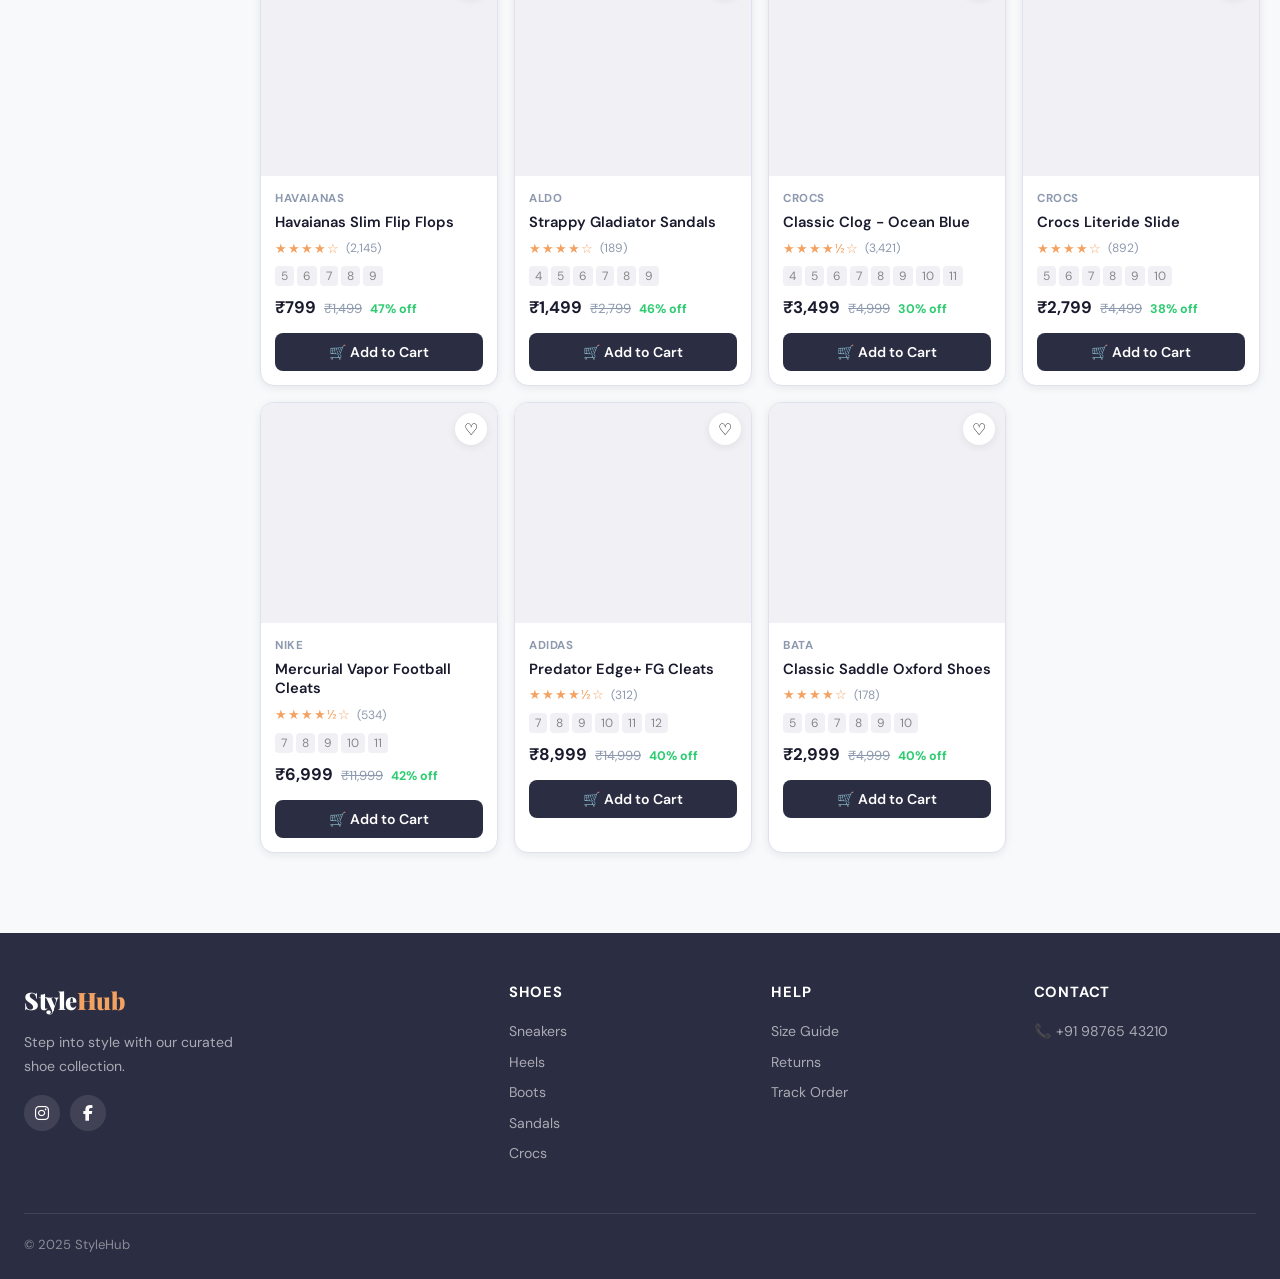
<file: shoes.html>
<!DOCTYPE html>
<html lang="en">
<head>
  <meta charset="UTF-8">
  <meta name="viewport" content="width=device-width, initial-scale=1.0">
  <title>Shoes – StyleHub</title>
  <link rel="stylesheet" href="style.css">
  <link rel="preconnect" href="https://fonts.googleapis.com">
  <link href="https://fonts.googleapis.com/css2?family=Playfair+Display:wght@400;700;900&family=DM+Sans:wght@300;400;500;600;700&display=swap" rel="stylesheet">
  <link rel="stylesheet" href="https://cdnjs.cloudflare.com/ajax/libs/font-awesome/6.5.0/css/all.min.css">
</head>
<body>

<nav class="navbar">
  <a href="index.html"><div class="logo">Style<span>Hub</span></div></a>
  <div class="search-box">
    <input type="text" placeholder="Search shoes, sneakers, boots...">
    <button><i class="fas fa-search"></i> Search</button>
  </div>
  <ul class="nav-links">
    <li><a href="cart.html" class="cart-link"><i class="fas fa-shopping-cart"></i> <span>Cart</span> <span class="cart-count">0</span></a></li>
    <li><a href="index.html"><i class="fas fa-home"></i> <span>Home</span></a></li>
  </ul>
</nav>

<div class="category-menu">
  <a href="index.html">🏠 Home</a>
  <a href="women.html">👗 Women</a>
  <a href="men.html">👔 Men</a>
  <a href="shoes.html" class="active">👟 Shoes</a>
  <a href="beauty.html">💄 Beauty</a>
  <a href="accessories.html">💍 Accessories</a>
</div>

<button class="filters-toggle" onclick="toggleMobileFilters()">
  <i class="fas fa-sliders-h"></i> Filter & Sort
</button>
<div class="filter-overlay" onclick="toggleMobileFilters()"></div>

<section class="shop-layout">
  <div class="filters">
    <h2>👟 Shoes</h2>

    <div class="filter-group">
      <h4>Type</h4>
      <label><input type="checkbox" class="filter-sub" value="sneakers"> 👟 Sneakers</label>
      <label><input type="checkbox" class="filter-sub" value="heels"> 👠 Heels & Pumps</label>
      <label><input type="checkbox" class="filter-sub" value="boots"> 🥾 Ankle Boots</label>
      <label><input type="checkbox" class="filter-sub" value="sandals"> 🩴 Sandals</label>
      <label><input type="checkbox" class="filter-sub" value="crocs"> 🐊 Crocs</label>
      <label><input type="checkbox" class="filter-sub" value="cleats"> ⚽ Cleats</label>
      <label><input type="checkbox" class="filter-sub" value="saddle"> 👞 Saddle Shoes</label>
    </div>

    <div class="filter-group">
      <h4>Brand</h4>
      <label><input type="checkbox"> Nike</label>
      <label><input type="checkbox"> Adidas</label>
      <label><input type="checkbox"> Reebok</label>
      <label><input type="checkbox"> Asics</label>
      <label><input type="checkbox"> Converse</label>
      <label><input type="checkbox"> Vans</label>
      <label><input type="checkbox"> Crocs</label>
      <label><input type="checkbox"> Dr. Martens</label>
      <label><input type="checkbox"> Clarks</label>
      <label><input type="checkbox"> Steve Madden</label>
      <label><input type="checkbox"> Birkenstock</label>
    </div>

    <div class="filter-group">
      <h4>UK Size</h4>
      <label><input type="checkbox" class="filter-size" value="4"> UK 4</label>
      <label><input type="checkbox" class="filter-size" value="5"> UK 5</label>
      <label><input type="checkbox" class="filter-size" value="6"> UK 6</label>
      <label><input type="checkbox" class="filter-size" value="7"> UK 7</label>
      <label><input type="checkbox" class="filter-size" value="8"> UK 8</label>
      <label><input type="checkbox" class="filter-size" value="9"> UK 9</label>
      <label><input type="checkbox" class="filter-size" value="10"> UK 10</label>
      <label><input type="checkbox" class="filter-size" value="11"> UK 11</label>
    </div>

    <div class="filter-group">
      <h4>Price Range</h4>
      <div class="price-inputs">
        <input type="number" placeholder="Min ₹">
        <span>–</span>
        <input type="number" placeholder="Max ₹">
      </div>
    </div>
  </div>

  <div class="products-section">
    <div class="sort-bar">
      <span>Sort by:</span>
      <select id="sort-select">
        <option value="popular">Most Popular</option>
        <option value="price-low">Price: Low to High</option>
        <option value="price-high">Price: High to Low</option>
        <option value="rating">Highest Rated</option>
      </select>
      <span class="results-count" id="results-count"></span>
    </div>
    <div class="product-grid" id="products"></div>
  </div>
</section>

<footer>
  <div class="footer-grid">
    <div class="footer-brand">
      <div class="logo">Style<span style="color:var(--accent)">Hub</span></div>
      <p>Step into style with our curated shoe collection.</p>
      <div class="social-links">
        <a href="#" class="social-link"><i class="fab fa-instagram"></i></a>
        <a href="#" class="social-link"><i class="fab fa-facebook-f"></i></a>
      </div>
    </div>
    <div class="footer-col">
      <h4>Shoes</h4>
      <a href="#">Sneakers</a><a href="#">Heels</a><a href="#">Boots</a>
      <a href="#">Sandals</a><a href="#">Crocs</a>
    </div>
    <div class="footer-col">
      <h4>Help</h4>
      <a href="#">Size Guide</a><a href="#">Returns</a><a href="#">Track Order</a>
    </div>
    <div class="footer-col">
      <h4>Contact</h4>
      <p>📞 +91 98765 43210</p>
    </div>
  </div>
  <div class="footer-bottom"><span>© 2025 StyleHub</span></div>
</footer>

<script src="script.js"></script>
<script>
  displayProducts("shoes");
  setupFilters("shoes");
</script>
</body>
</html>
</file>
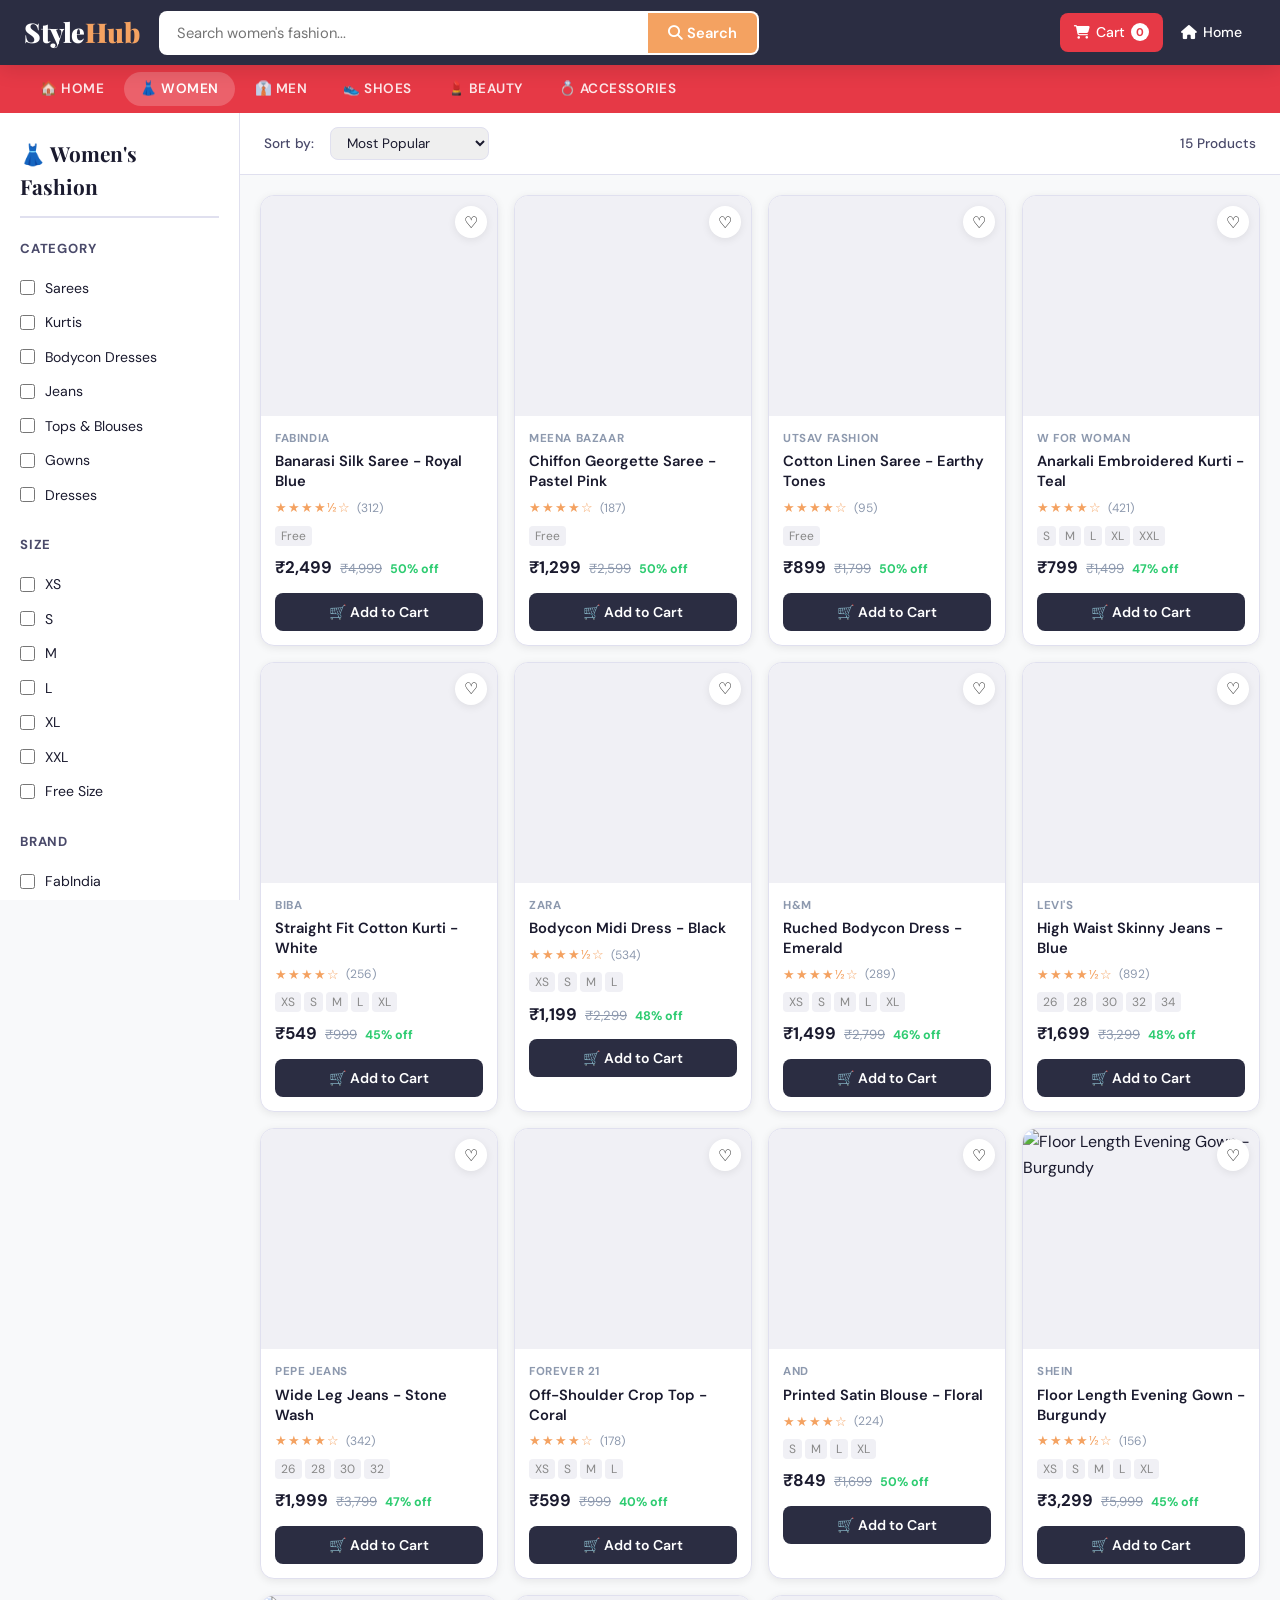
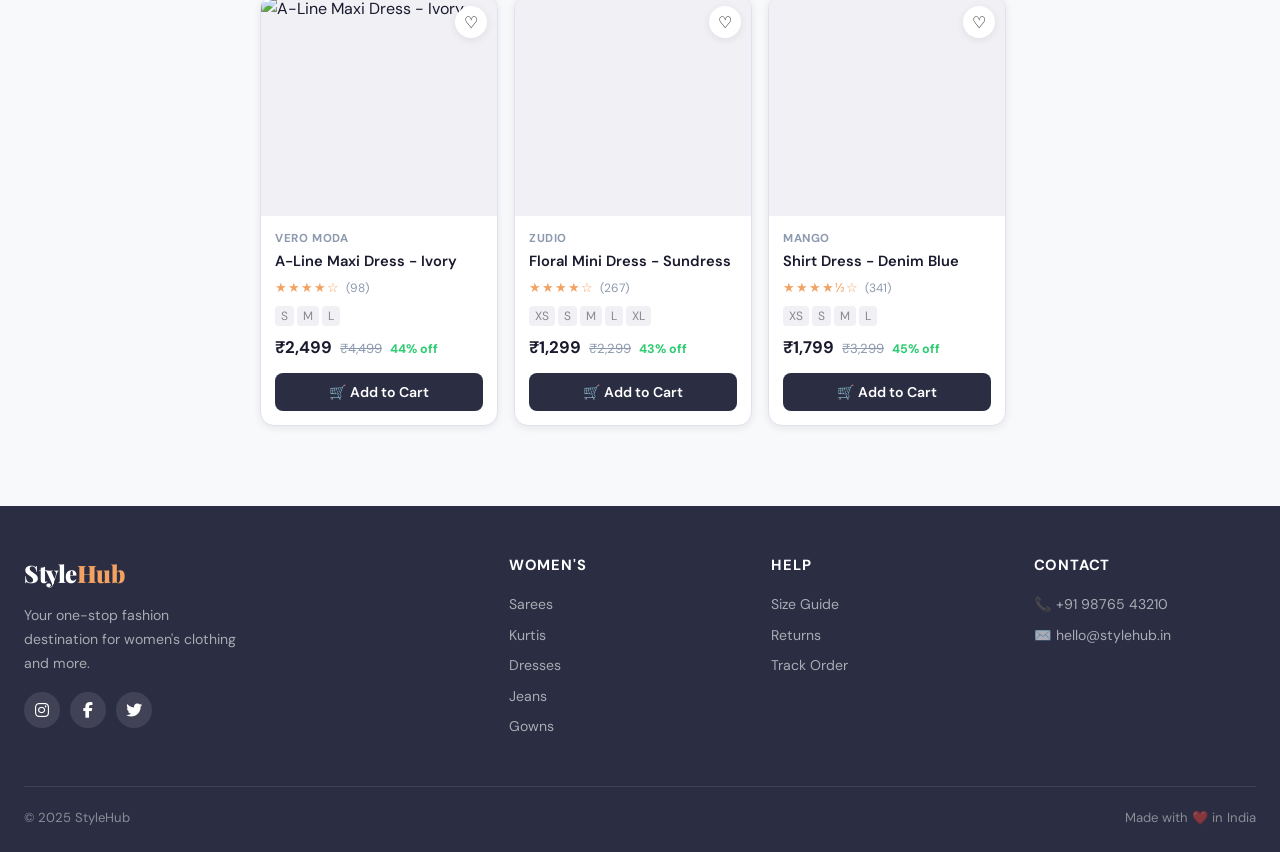
<file: women.html>
<!DOCTYPE html>
<html lang="en">
<head>
  <meta charset="UTF-8">
  <meta name="viewport" content="width=device-width, initial-scale=1.0">
  <title>Women's Fashion – StyleHub</title>
  <link rel="stylesheet" href="style.css">
  <link rel="preconnect" href="https://fonts.googleapis.com">
  <link href="https://fonts.googleapis.com/css2?family=Playfair+Display:wght@400;700;900&family=DM+Sans:wght@300;400;500;600;700&display=swap" rel="stylesheet">
  <link rel="stylesheet" href="https://cdnjs.cloudflare.com/ajax/libs/font-awesome/6.5.0/css/all.min.css">
</head>
<body>

<!-- NAVBAR -->
<nav class="navbar">
  <a href="index.html"><div class="logo">Style<span>Hub</span></div></a>
  <div class="search-box">
    <input type="text" placeholder="Search women's fashion...">
    <button><i class="fas fa-search"></i> Search</button>
  </div>
  <ul class="nav-links">
    <li><a href="cart.html" class="cart-link"><i class="fas fa-shopping-cart"></i> <span>Cart</span> <span class="cart-count">0</span></a></li>
    <li><a href="index.html"><i class="fas fa-home"></i> <span>Home</span></a></li>
  </ul>
</nav>

<!-- CATEGORY MENU -->
<div class="category-menu">
  <a href="index.html">🏠 Home</a>
  <a href="women.html" class="active">👗 Women</a>
  <a href="men.html">👔 Men</a>
  <a href="shoes.html">👟 Shoes</a>
  <a href="beauty.html">💄 Beauty</a>
  <a href="accessories.html">💍 Accessories</a>
</div>

<!-- MOBILE FILTERS TOGGLE -->
<button class="filters-toggle" onclick="toggleMobileFilters()">
  <i class="fas fa-sliders-h"></i> Filter & Sort
</button>
<div class="filter-overlay" onclick="toggleMobileFilters()"></div>

<!-- SHOP LAYOUT -->
<section class="shop-layout">

  <!-- FILTERS SIDEBAR -->
  <div class="filters">
    <h2>👗 Women's Fashion</h2>

    <div class="filter-group">
      <h4>Category</h4>
      <label><input type="checkbox" class="filter-sub" value="saree"> Sarees</label>
      <label><input type="checkbox" class="filter-sub" value="kurti"> Kurtis</label>
      <label><input type="checkbox" class="filter-sub" value="bodycon"> Bodycon Dresses</label>
      <label><input type="checkbox" class="filter-sub" value="jeans"> Jeans</label>
      <label><input type="checkbox" class="filter-sub" value="tops"> Tops & Blouses</label>
      <label><input type="checkbox" class="filter-sub" value="gown"> Gowns</label>
      <label><input type="checkbox" class="filter-sub" value="dress"> Dresses</label>
    </div>

    <div class="filter-group">
      <h4>Size</h4>
      <label><input type="checkbox" class="filter-size" value="XS"> XS</label>
      <label><input type="checkbox" class="filter-size" value="S"> S</label>
      <label><input type="checkbox" class="filter-size" value="M"> M</label>
      <label><input type="checkbox" class="filter-size" value="L"> L</label>
      <label><input type="checkbox" class="filter-size" value="XL"> XL</label>
      <label><input type="checkbox" class="filter-size" value="XXL"> XXL</label>
      <label><input type="checkbox" class="filter-size" value="Free"> Free Size</label>
    </div>

    <div class="filter-group">
      <h4>Brand</h4>
      <label><input type="checkbox"> FabIndia</label>
      <label><input type="checkbox"> Biba</label>
      <label><input type="checkbox"> W for Woman</label>
      <label><input type="checkbox"> Zara</label>
      <label><input type="checkbox"> H&M</label>
      <label><input type="checkbox"> Levi's</label>
      <label><input type="checkbox"> Mango</label>
    </div>

    <div class="filter-group">
      <h4>Price Range</h4>
      <div class="price-inputs">
        <input type="number" placeholder="Min ₹">
        <span>–</span>
        <input type="number" placeholder="Max ₹">
      </div>
    </div>
  </div>

  <!-- PRODUCTS SECTION -->
  <div class="products-section">
    <div class="sort-bar">
      <span>Sort by:</span>
      <select id="sort-select">
        <option value="popular">Most Popular</option>
        <option value="price-low">Price: Low to High</option>
        <option value="price-high">Price: High to Low</option>
        <option value="rating">Highest Rated</option>
      </select>
      <span class="results-count" id="results-count"></span>
    </div>
    <div class="product-grid" id="products"></div>
  </div>

</section>

<!-- FOOTER -->
<footer>
  <div class="footer-grid">
    <div class="footer-brand">
      <div class="logo">Style<span style="color:var(--accent)">Hub</span></div>
      <p>Your one-stop fashion destination for women's clothing and more.</p>
      <div class="social-links">
        <a href="#" class="social-link"><i class="fab fa-instagram"></i></a>
        <a href="#" class="social-link"><i class="fab fa-facebook-f"></i></a>
        <a href="#" class="social-link"><i class="fab fa-twitter"></i></a>
      </div>
    </div>
    <div class="footer-col">
      <h4>Women's</h4>
      <a href="#">Sarees</a><a href="#">Kurtis</a><a href="#">Dresses</a>
      <a href="#">Jeans</a><a href="#">Gowns</a>
    </div>
    <div class="footer-col">
      <h4>Help</h4>
      <a href="#">Size Guide</a><a href="#">Returns</a><a href="#">Track Order</a>
    </div>
    <div class="footer-col">
      <h4>Contact</h4>
      <p>📞 +91 98765 43210</p>
      <p>✉️ hello@stylehub.in</p>
    </div>
  </div>
  <div class="footer-bottom">
    <span>© 2025 StyleHub</span><span>Made with ❤️ in India</span>
  </div>
</footer>

<script src="script.js"></script>
<script>
  displayProducts("women");
  setupFilters("women");
</script>
</body>
</html>
</file>
<file: style.css>
/* ============================================
   STYLEHUB - MAIN STYLESHEET
   Modern Fashion Store (Flipkart/Amazon Style)
   ============================================ */

/* ----------- GOOGLE FONTS ----------- */
@import url('https://fonts.googleapis.com/css2?family=Playfair+Display:wght@400;700;900&family=DM+Sans:wght@300;400;500;600;700&display=swap');

/* ----------- CSS VARIABLES ----------- */
:root {
  --primary: #e63946;
  --primary-dark: #c1121f;
  --secondary: #2b2d42;
  --accent: #f4a261;
  --light-bg: #f8f9fa;
  --card-bg: #ffffff;
  --text-dark: #1a1a2e;
  --text-medium: #4a4a6a;
  --text-light: #8d99ae;
  --border: #e0e0ef;
  --shadow-sm: 0 2px 8px rgba(0,0,0,0.08);
  --shadow-md: 0 4px 20px rgba(0,0,0,0.12);
  --shadow-lg: 0 8px 40px rgba(0,0,0,0.18);
  --radius-sm: 8px;
  --radius-md: 14px;
  --radius-lg: 20px;
  --font-display: 'Playfair Display', serif;
  --font-body: 'DM Sans', sans-serif;
  --nav-height: 65px;
  --cat-height: 48px;
}

/* ----------- RESET & BASE ----------- */
*, *::before, *::after { box-sizing: border-box; margin: 0; padding: 0; }
html { scroll-behavior: smooth; }
body {
  font-family: var(--font-body);
  background: var(--light-bg);
  color: var(--text-dark);
  line-height: 1.6;
}
a { text-decoration: none; color: inherit; }
ul { list-style: none; }
img { max-width: 100%; display: block; }
input, button { font-family: var(--font-body); }

/* ----------- SCROLLBAR ----------- */
::-webkit-scrollbar { width: 6px; }
::-webkit-scrollbar-track { background: #f1f1f1; }
::-webkit-scrollbar-thumb { background: var(--primary); border-radius: 3px; }

/* =============================================
   NAVBAR
   ============================================= */
.navbar {
  position: sticky;
  top: 0;
  z-index: 1000;
  background: var(--secondary);
  height: var(--nav-height);
  display: flex;
  align-items: center;
  gap: 20px;
  padding: 0 24px;
  box-shadow: var(--shadow-md);
}

/* Logo */
.logo {
  font-family: var(--font-display);
  font-size: 1.7rem;
  font-weight: 900;
  color: #fff;
  letter-spacing: -0.5px;
  white-space: nowrap;
  flex-shrink: 0;
}
.logo span { color: var(--accent); }

/* Search */
.search-box {
  flex: 1;
  display: flex;
  max-width: 600px;
  border-radius: var(--radius-sm);
  overflow: hidden;
  background: #fff;
  border: 2px solid transparent;
  transition: border 0.2s;
}
.search-box:focus-within { border-color: var(--accent); }
.search-box input {
  flex: 1;
  padding: 10px 16px;
  border: none;
  outline: none;
  font-size: 0.92rem;
  color: var(--text-dark);
  background: transparent;
}
.search-box button {
  background: var(--accent);
  color: #fff;
  border: none;
  padding: 10px 20px;
  font-weight: 600;
  cursor: pointer;
  font-size: 0.92rem;
  transition: background 0.2s;
}
.search-box button:hover { background: #e08c4a; }

/* Nav Links */
.nav-links {
  display: flex;
  align-items: center;
  gap: 4px;
  margin-left: auto;
  flex-shrink: 0;
}
.nav-links a {
  color: #fff;
  padding: 8px 14px;
  border-radius: var(--radius-sm);
  font-size: 0.88rem;
  font-weight: 500;
  transition: background 0.2s;
  display: flex;
  align-items: center;
  gap: 6px;
  white-space: nowrap;
}
.nav-links a:hover { background: rgba(255,255,255,0.12); }
.nav-links a.cart-link {
  background: var(--primary);
  position: relative;
}
.nav-links a.cart-link:hover { background: var(--primary-dark); }
.cart-count {
  background: #fff;
  color: var(--primary);
  border-radius: 50%;
  width: 18px;
  height: 18px;
  font-size: 0.7rem;
  font-weight: 700;
  display: flex;
  align-items: center;
  justify-content: center;
}

/* =============================================
   CATEGORY MENU BAR
   ============================================= */
.category-menu {
  background: var(--primary);
  height: var(--cat-height);
  display: flex;
  align-items: center;
  gap: 4px;
  padding: 0 24px;
  overflow-x: auto;
  scrollbar-width: none;
  position: sticky;
  top: var(--nav-height);
  z-index: 999;
}
.category-menu::-webkit-scrollbar { display: none; }
.category-menu a {
  color: rgba(255,255,255,0.88);
  font-size: 0.85rem;
  font-weight: 600;
  padding: 6px 16px;
  border-radius: 20px;
  white-space: nowrap;
  transition: all 0.2s;
  text-transform: uppercase;
  letter-spacing: 0.5px;
}
.category-menu a:hover,
.category-menu a.active {
  background: rgba(255,255,255,0.2);
  color: #fff;
}

/* =============================================
   HERO SECTION (index.html)
   ============================================= */
.hero {
  background: linear-gradient(135deg, #1a1a2e 0%, #16213e 50%, #0f3460 100%);
  min-height: 480px;
  display: flex;
  align-items: center;
  position: relative;
  overflow: hidden;
}
.hero::before {
  content: '';
  position: absolute;
  right: 0; top: 0;
  width: 55%;
  height: 100%;
  background: url('https://images.unsplash.com/photo-1483985988355-763728e1935b?w=900&q=80') center/cover no-repeat;
  opacity: 0.35;
}
.hero-content {
  position: relative;
  z-index: 2;
  padding: 60px 48px;
  max-width: 560px;
}
.hero-content h1 {
  font-family: var(--font-display);
  font-size: clamp(2rem, 5vw, 3.4rem);
  font-weight: 900;
  color: #fff;
  line-height: 1.15;
  margin-bottom: 16px;
}
.hero-content h1 em { color: var(--accent); font-style: normal; }
.hero-content p {
  color: rgba(255,255,255,0.78);
  font-size: 1.05rem;
  margin-bottom: 28px;
}
.hero-content .shop-btn {
  display: inline-flex;
  align-items: center;
  gap: 8px;
  background: var(--primary);
  color: #fff;
  padding: 14px 32px;
  border-radius: 40px;
  font-size: 1rem;
  font-weight: 700;
  border: none;
  cursor: pointer;
  transition: all 0.3s;
  box-shadow: 0 6px 24px rgba(230,57,70,0.4);
}
.hero-content .shop-btn:hover {
  background: var(--primary-dark);
  transform: translateY(-2px);
  box-shadow: 0 10px 30px rgba(230,57,70,0.5);
}

/* Hero Banners (index) */
.hero-banners {
  display: grid;
  grid-template-columns: 2fr 1fr;
  gap: 16px;
  padding: 16px 24px;
}
.banner-card {
  border-radius: var(--radius-md);
  overflow: hidden;
  position: relative;
  min-height: 200px;
  cursor: pointer;
}
.banner-card img {
  width: 100%;
  height: 100%;
  object-fit: cover;
  transition: transform 0.4s;
}
.banner-card:hover img { transform: scale(1.04); }
.banner-card .banner-label {
  position: absolute;
  bottom: 16px;
  left: 16px;
  background: rgba(0,0,0,0.65);
  color: #fff;
  padding: 6px 14px;
  border-radius: 20px;
  font-size: 0.85rem;
  font-weight: 600;
}

/* =============================================
   OFFERS BANNER
   ============================================= */
.offers-banner {
  background: linear-gradient(90deg, var(--primary) 0%, #ff6b6b 50%, var(--accent) 100%);
  padding: 20px 24px;
  display: flex;
  align-items: center;
  justify-content: center;
  gap: 24px;
  flex-wrap: wrap;
  text-align: center;
}
.offers-banner h2 {
  font-family: var(--font-display);
  font-size: clamp(1.4rem, 4vw, 2.2rem);
  color: #fff;
  font-weight: 900;
}
.offers-banner p { color: rgba(255,255,255,0.9); font-size: 0.95rem; }
.offers-banner .offer-btn {
  background: #fff;
  color: var(--primary);
  border: none;
  padding: 12px 28px;
  border-radius: 40px;
  font-weight: 700;
  font-size: 0.95rem;
  cursor: pointer;
  transition: all 0.2s;
}
.offers-banner .offer-btn:hover { transform: scale(1.05); box-shadow: var(--shadow-md); }

/* =============================================
   CATEGORY GRID (index.html)
   ============================================= */
.section-title {
  font-family: var(--font-display);
  font-size: 1.7rem;
  font-weight: 700;
  color: var(--text-dark);
  margin-bottom: 6px;
}
.section-subtitle {
  color: var(--text-light);
  font-size: 0.92rem;
  margin-bottom: 24px;
}
.section-header {
  padding: 32px 24px 0;
  display: flex;
  align-items: flex-end;
  justify-content: space-between;
  flex-wrap: wrap;
  gap: 12px;
}
.view-all-link {
  color: var(--primary);
  font-weight: 600;
  font-size: 0.9rem;
  transition: gap 0.2s;
  display: flex;
  align-items: center;
  gap: 4px;
}
.view-all-link:hover { gap: 8px; }

/* Category Cards */
.categories-grid {
  display: grid;
  grid-template-columns: repeat(auto-fill, minmax(140px, 1fr));
  gap: 16px;
  padding: 16px 24px 32px;
}
.cat-card {
  background: var(--card-bg);
  border-radius: var(--radius-md);
  padding: 20px 12px;
  text-align: center;
  cursor: pointer;
  transition: all 0.25s;
  box-shadow: var(--shadow-sm);
  border: 2px solid transparent;
}
.cat-card:hover {
  transform: translateY(-4px);
  box-shadow: var(--shadow-md);
  border-color: var(--primary);
}
.cat-card .cat-icon {
  font-size: 2.2rem;
  margin-bottom: 10px;
  display: block;
}
.cat-card .cat-name {
  font-weight: 700;
  font-size: 0.88rem;
  color: var(--text-dark);
  margin-bottom: 4px;
}
.cat-card .cat-count { font-size: 0.78rem; color: var(--text-light); }

/* =============================================
   SHOP LAYOUT (product pages)
   ============================================= */
.shop-layout {
  display: grid;
  grid-template-columns: 240px 1fr;
  gap: 0;
  min-height: calc(100vh - var(--nav-height) - var(--cat-height));
  align-items: start;
}

/* FILTERS SIDEBAR */
.filters {
  background: var(--card-bg);
  border-right: 1px solid var(--border);
  padding: 24px 20px;
  position: sticky;
  top: calc(var(--nav-height) + var(--cat-height));
  max-height: calc(100vh - var(--nav-height) - var(--cat-height));
  overflow-y: auto;
}
.filters h2 {
  font-family: var(--font-display);
  font-size: 1.3rem;
  font-weight: 700;
  margin-bottom: 20px;
  color: var(--text-dark);
  padding-bottom: 12px;
  border-bottom: 2px solid var(--border);
}
.filter-group {
  margin-bottom: 22px;
}
.filter-group h4 {
  font-size: 0.82rem;
  font-weight: 700;
  text-transform: uppercase;
  letter-spacing: 0.8px;
  color: var(--text-medium);
  margin-bottom: 12px;
}
.filter-group label {
  display: flex;
  align-items: center;
  gap: 10px;
  padding: 6px 0;
  font-size: 0.88rem;
  color: var(--text-dark);
  cursor: pointer;
  transition: color 0.2s;
}
.filter-group label:hover { color: var(--primary); }
.filter-group input[type="checkbox"] {
  accent-color: var(--primary);
  width: 15px;
  height: 15px;
  cursor: pointer;
}

/* Price range */
.price-inputs {
  display: flex;
  gap: 8px;
  align-items: center;
}
.price-inputs input {
  width: 80px;
  padding: 6px 10px;
  border: 1px solid var(--border);
  border-radius: var(--radius-sm);
  font-size: 0.82rem;
  outline: none;
}
.price-inputs input:focus { border-color: var(--primary); }

/* Sort bar */
.sort-bar {
  display: flex;
  align-items: center;
  gap: 16px;
  padding: 14px 24px;
  background: var(--card-bg);
  border-bottom: 1px solid var(--border);
  flex-wrap: wrap;
}
.sort-bar span { font-size: 0.85rem; color: var(--text-medium); font-weight: 500; }
.sort-bar select {
  padding: 6px 12px;
  border: 1px solid var(--border);
  border-radius: var(--radius-sm);
  font-size: 0.85rem;
  font-family: var(--font-body);
  outline: none;
  cursor: pointer;
  color: var(--text-dark);
}
.sort-bar select:focus { border-color: var(--primary); }
.results-count {
  margin-left: auto;
  font-size: 0.82rem;
  color: var(--text-light);
}

/* =============================================
   PRODUCT GRID
   ============================================= */
.products-section { background: var(--light-bg); }

.product-grid {
  display: grid;
  grid-template-columns: repeat(auto-fill, minmax(200px, 1fr));
  gap: 16px;
  padding: 20px;
}

/* Product Card */
.product-card {
  background: var(--card-bg);
  border-radius: var(--radius-md);
  overflow: hidden;
  box-shadow: var(--shadow-sm);
  transition: all 0.28s;
  cursor: pointer;
  position: relative;
  border: 1px solid var(--border);
}
.product-card:hover {
  transform: translateY(-5px);
  box-shadow: var(--shadow-lg);
  border-color: var(--primary);
}

/* Wishlist btn */
.wishlist-btn {
  position: absolute;
  top: 10px;
  right: 10px;
  background: #fff;
  border: none;
  border-radius: 50%;
  width: 32px;
  height: 32px;
  display: flex;
  align-items: center;
  justify-content: center;
  cursor: pointer;
  font-size: 1rem;
  box-shadow: var(--shadow-sm);
  transition: all 0.2s;
  z-index: 2;
}
.wishlist-btn:hover { background: var(--primary); color: #fff; transform: scale(1.1); }

/* Badge */
.product-badge {
  position: absolute;
  top: 10px;
  left: 10px;
  background: var(--primary);
  color: #fff;
  font-size: 0.7rem;
  font-weight: 700;
  padding: 3px 8px;
  border-radius: 4px;
  text-transform: uppercase;
  letter-spacing: 0.5px;
}
.badge-new { background: #2ecc71; }
.badge-sale { background: var(--primary); }
.badge-hot { background: var(--accent); }

.product-img-wrap {
  position: relative;
  height: 220px;
  overflow: hidden;
  background: #f0f0f5;
}
.product-img-wrap img {
  width: 100%;
  height: 100%;
  object-fit: cover;
  transition: transform 0.4s;
}
.product-card:hover .product-img-wrap img { transform: scale(1.06); }

.product-info {
  padding: 14px;
}
.product-brand {
  font-size: 0.72rem;
  font-weight: 700;
  text-transform: uppercase;
  letter-spacing: 0.6px;
  color: var(--text-light);
  margin-bottom: 4px;
}
.product-name {
  font-size: 0.92rem;
  font-weight: 600;
  color: var(--text-dark);
  margin-bottom: 6px;
  line-height: 1.35;
  display: -webkit-box;
  -webkit-line-clamp: 2;
  -webkit-box-orient: vertical;
  overflow: hidden;
}
.product-rating {
  display: flex;
  align-items: center;
  gap: 6px;
  margin-bottom: 8px;
}
.stars {
  color: #f4a261;
  font-size: 0.8rem;
  letter-spacing: 1px;
}
.rating-count { font-size: 0.75rem; color: var(--text-light); }

.product-price-row {
  display: flex;
  align-items: baseline;
  gap: 8px;
  margin-bottom: 12px;
}
.price-current {
  font-size: 1.05rem;
  font-weight: 700;
  color: var(--text-dark);
}
.price-original {
  font-size: 0.82rem;
  color: var(--text-light);
  text-decoration: line-through;
}
.price-discount {
  font-size: 0.78rem;
  font-weight: 700;
  color: #2ecc71;
}

.add-cart-btn {
  width: 100%;
  background: var(--secondary);
  color: #fff;
  border: none;
  padding: 10px;
  border-radius: var(--radius-sm);
  font-size: 0.88rem;
  font-weight: 600;
  cursor: pointer;
  transition: all 0.22s;
  display: flex;
  align-items: center;
  justify-content: center;
  gap: 7px;
}
.add-cart-btn:hover {
  background: var(--primary);
  transform: scale(1.02);
}
.add-cart-btn.added {
  background: #2ecc71;
}

/* =============================================
   REVIEWS SECTION
   ============================================= */
.reviews-section {
  background: var(--card-bg);
  padding: 48px 24px;
}
.reviews-grid {
  display: grid;
  grid-template-columns: repeat(auto-fill, minmax(280px, 1fr));
  gap: 20px;
  margin-top: 24px;
}
.review-card {
  background: var(--light-bg);
  border-radius: var(--radius-md);
  padding: 24px;
  border: 1px solid var(--border);
  transition: box-shadow 0.25s;
}
.review-card:hover { box-shadow: var(--shadow-md); }
.reviewer-info {
  display: flex;
  align-items: center;
  gap: 12px;
  margin-bottom: 14px;
}
.reviewer-avatar {
  width: 48px;
  height: 48px;
  border-radius: 50%;
  object-fit: cover;
  border: 2px solid var(--primary);
}
.reviewer-name { font-weight: 700; font-size: 0.95rem; }
.reviewer-tag { font-size: 0.78rem; color: var(--text-light); }
.review-text {
  font-size: 0.88rem;
  color: var(--text-medium);
  line-height: 1.6;
}
.review-product {
  margin-top: 10px;
  font-size: 0.78rem;
  color: var(--text-light);
  font-style: italic;
}

/* =============================================
   CART PAGE
   ============================================= */
.cart-page {
  max-width: 880px;
  margin: 40px auto;
  padding: 0 24px;
}
.cart-page h1 {
  font-family: var(--font-display);
  font-size: 2rem;
  margin-bottom: 24px;
  color: var(--text-dark);
}
.cart-empty {
  text-align: center;
  padding: 80px 20px;
  color: var(--text-light);
}
.cart-empty .empty-icon { font-size: 4rem; margin-bottom: 16px; }
.cart-empty p { font-size: 1.1rem; }
.cart-empty a { color: var(--primary); font-weight: 600; }

.cart-item {
  background: var(--card-bg);
  border-radius: var(--radius-md);
  padding: 16px;
  display: flex;
  align-items: center;
  gap: 16px;
  margin-bottom: 12px;
  box-shadow: var(--shadow-sm);
  border: 1px solid var(--border);
}
.cart-item img {
  width: 90px;
  height: 90px;
  object-fit: cover;
  border-radius: var(--radius-sm);
  flex-shrink: 0;
}
.cart-item-info { flex: 1; min-width: 0; }
.cart-item-name { font-weight: 600; font-size: 0.95rem; margin-bottom: 4px; }
.cart-item-brand { font-size: 0.78rem; color: var(--text-light); margin-bottom: 8px; }
.cart-item-price { font-size: 1.05rem; font-weight: 700; color: var(--primary); }
.cart-item-remove {
  background: none;
  border: 1px solid var(--border);
  border-radius: var(--radius-sm);
  padding: 6px 12px;
  cursor: pointer;
  font-size: 0.82rem;
  color: var(--text-medium);
  transition: all 0.2s;
}
.cart-item-remove:hover { background: var(--primary); color: #fff; border-color: var(--primary); }

.cart-summary {
  background: var(--card-bg);
  border-radius: var(--radius-md);
  padding: 24px;
  margin-top: 20px;
  box-shadow: var(--shadow-sm);
  border: 1px solid var(--border);
}
.cart-summary h2 {
  font-family: var(--font-display);
  font-size: 1.3rem;
  margin-bottom: 16px;
  color: var(--text-dark);
}
.summary-row {
  display: flex;
  justify-content: space-between;
  padding: 10px 0;
  font-size: 0.92rem;
  border-bottom: 1px solid var(--border);
}
.summary-row:last-of-type { border: none; }
.summary-total {
  font-weight: 700;
  font-size: 1.1rem;
  color: var(--primary);
}
.pay-btn {
  width: 100%;
  background: linear-gradient(135deg, var(--primary), var(--primary-dark));
  color: #fff;
  border: none;
  padding: 15px;
  border-radius: var(--radius-sm);
  font-size: 1rem;
  font-weight: 700;
  cursor: pointer;
  transition: all 0.25s;
  margin-top: 16px;
  box-shadow: 0 4px 16px rgba(230,57,70,0.3);
}
.pay-btn:hover { transform: translateY(-2px); box-shadow: 0 8px 24px rgba(230,57,70,0.4); }

/* =============================================
   PAYMENT PAGE
   ============================================= */
.payment-page {
  max-width: 560px;
  margin: 48px auto;
  padding: 0 24px;
}
.payment-box {
  background: var(--card-bg);
  border-radius: var(--radius-lg);
  padding: 36px 32px;
  box-shadow: var(--shadow-lg);
  border: 1px solid var(--border);
}
.payment-box h1 {
  font-family: var(--font-display);
  font-size: 1.7rem;
  margin-bottom: 6px;
}
.payment-box .subtitle { color: var(--text-light); font-size: 0.88rem; margin-bottom: 28px; }
.payment-tabs {
  display: flex;
  gap: 8px;
  margin-bottom: 24px;
  border-bottom: 2px solid var(--border);
  padding-bottom: 12px;
}
.tab-btn {
  padding: 8px 18px;
  border: none;
  background: var(--light-bg);
  border-radius: var(--radius-sm);
  font-size: 0.85rem;
  font-weight: 600;
  cursor: pointer;
  transition: all 0.2s;
  color: var(--text-medium);
}
.tab-btn.active { background: var(--primary); color: #fff; }

.form-group {
  margin-bottom: 18px;
}
.form-group label {
  display: block;
  font-size: 0.82rem;
  font-weight: 600;
  color: var(--text-medium);
  margin-bottom: 7px;
  text-transform: uppercase;
  letter-spacing: 0.4px;
}
.form-group input {
  width: 100%;
  padding: 12px 16px;
  border: 1.5px solid var(--border);
  border-radius: var(--radius-sm);
  font-size: 0.92rem;
  outline: none;
  transition: border 0.2s;
  color: var(--text-dark);
  background: var(--light-bg);
}
.form-group input:focus { border-color: var(--primary); background: #fff; }
.form-row { display: grid; grid-template-columns: 1fr 1fr; gap: 14px; }

.payment-amount {
  background: var(--light-bg);
  border-radius: var(--radius-sm);
  padding: 14px;
  margin: 20px 0;
  display: flex;
  justify-content: space-between;
  align-items: center;
}
.payment-amount .amount-label { font-size: 0.88rem; color: var(--text-medium); }
.payment-amount .amount-value { font-size: 1.3rem; font-weight: 700; color: var(--primary); }

/* =============================================
   FOOTER
   ============================================= */
footer {
  background: var(--secondary);
  color: rgba(255,255,255,0.85);
  padding: 48px 24px 24px;
  margin-top: 60px;
}
.footer-grid {
  display: grid;
  grid-template-columns: 2fr repeat(3, 1fr);
  gap: 40px;
  margin-bottom: 40px;
}
.footer-brand .logo { color: #fff; font-size: 1.5rem; margin-bottom: 12px; }
.footer-brand p { font-size: 0.88rem; line-height: 1.7; color: rgba(255,255,255,0.6); max-width: 220px; margin-bottom: 16px; }
.social-links { display: flex; gap: 10px; }
.social-link {
  width: 36px;
  height: 36px;
  border-radius: 50%;
  background: rgba(255,255,255,0.1);
  display: flex;
  align-items: center;
  justify-content: center;
  color: #fff;
  font-size: 1rem;
  transition: all 0.2s;
  text-decoration: none;
}
.social-link:hover { background: var(--primary); transform: translateY(-2px); }

.footer-col h4 {
  font-weight: 700;
  font-size: 0.92rem;
  text-transform: uppercase;
  letter-spacing: 0.8px;
  margin-bottom: 16px;
  color: #fff;
}
.footer-col a {
  display: block;
  font-size: 0.88rem;
  color: rgba(255,255,255,0.6);
  margin-bottom: 8px;
  transition: color 0.2s;
}
.footer-col a:hover { color: var(--accent); }
.footer-col p { font-size: 0.88rem; color: rgba(255,255,255,0.6); margin-bottom: 8px; }
.footer-col p strong { color: rgba(255,255,255,0.88); }

.footer-bottom {
  border-top: 1px solid rgba(255,255,255,0.1);
  padding-top: 20px;
  display: flex;
  align-items: center;
  justify-content: space-between;
  font-size: 0.82rem;
  color: rgba(255,255,255,0.45);
  flex-wrap: wrap;
  gap: 12px;
}

/* =============================================
   TOAST NOTIFICATION
   ============================================= */
.toast {
  position: fixed;
  bottom: 24px;
  right: 24px;
  background: var(--secondary);
  color: #fff;
  padding: 14px 22px;
  border-radius: var(--radius-md);
  font-size: 0.9rem;
  font-weight: 500;
  box-shadow: var(--shadow-lg);
  z-index: 9999;
  transform: translateY(100px);
  opacity: 0;
  transition: all 0.35s cubic-bezier(0.34,1.56,0.64,1);
  display: flex;
  align-items: center;
  gap: 10px;
  max-width: 320px;
}
.toast.show { transform: translateY(0); opacity: 1; }
.toast.success { border-left: 4px solid #2ecc71; }
.toast.error { border-left: 4px solid var(--primary); }

/* =============================================
   SUCCESS PAGE
   ============================================= */
.success-page {
  text-align: center;
  padding: 80px 24px;
  max-width: 480px;
  margin: 0 auto;
}
.success-icon { font-size: 5rem; margin-bottom: 20px; }
.success-page h1 {
  font-family: var(--font-display);
  font-size: 2rem;
  margin-bottom: 12px;
  color: #2ecc71;
}
.success-page p { color: var(--text-medium); margin-bottom: 28px; }
.back-home-btn {
  display: inline-block;
  background: var(--primary);
  color: #fff;
  padding: 13px 32px;
  border-radius: 40px;
  font-weight: 700;
  transition: all 0.2s;
}
.back-home-btn:hover { transform: translateY(-2px); box-shadow: var(--shadow-md); }

/* =============================================
   MOBILE HAMBURGER
   ============================================= */
.hamburger {
  display: none;
  flex-direction: column;
  gap: 5px;
  cursor: pointer;
  padding: 6px;
  background: none;
  border: none;
}
.hamburger span {
  display: block;
  width: 22px;
  height: 2px;
  background: #fff;
  border-radius: 2px;
  transition: all 0.3s;
}

/* Mobile filters toggle */
.filters-toggle {
  display: none;
  width: 100%;
  padding: 12px 24px;
  background: var(--card-bg);
  border: none;
  border-bottom: 1px solid var(--border);
  font-size: 0.9rem;
  font-weight: 600;
  cursor: pointer;
  color: var(--text-dark);
  align-items: center;
  gap: 8px;
}

/* =============================================
   RESPONSIVE
   ============================================= */
@media (max-width: 900px) {
  .shop-layout { grid-template-columns: 1fr; }
  .filters {
    display: none;
    position: fixed;
    top: 0; left: 0;
    width: 280px;
    height: 100vh;
    z-index: 2000;
    box-shadow: var(--shadow-lg);
    border-right: none;
  }
  .filters.open { display: block; }
  .filters-toggle { display: flex; }
  .filter-overlay {
    display: none;
    position: fixed;
    inset: 0;
    background: rgba(0,0,0,0.5);
    z-index: 1999;
  }
  .filter-overlay.open { display: block; }
  .footer-grid { grid-template-columns: 1fr 1fr; gap: 28px; }
}

@media (max-width: 680px) {
  .navbar { gap: 10px; padding: 0 14px; }
  .logo { font-size: 1.3rem; }
  .search-box input { font-size: 0.82rem; }
  .search-box button { padding: 10px 14px; font-size: 0.82rem; }
  .nav-links a span { display: none; }
  .hero-content { padding: 40px 20px; }
  .categories-grid { grid-template-columns: repeat(3, 1fr); gap: 10px; padding: 12px; }
  .product-grid { grid-template-columns: repeat(2, 1fr); gap: 12px; padding: 12px; }
  .footer-grid { grid-template-columns: 1fr; gap: 24px; }
  .form-row { grid-template-columns: 1fr; }
  .payment-box { padding: 24px 18px; }
}

@media (max-width: 400px) {
  .product-grid { grid-template-columns: repeat(2, 1fr); gap: 8px; padding: 8px; }
  .product-img-wrap { height: 160px; }
  .product-info { padding: 10px; }
  .product-name { font-size: 0.82rem; }
  .price-current { font-size: 0.92rem; }
  .add-cart-btn { font-size: 0.8rem; padding: 8px; }
}
</file>
